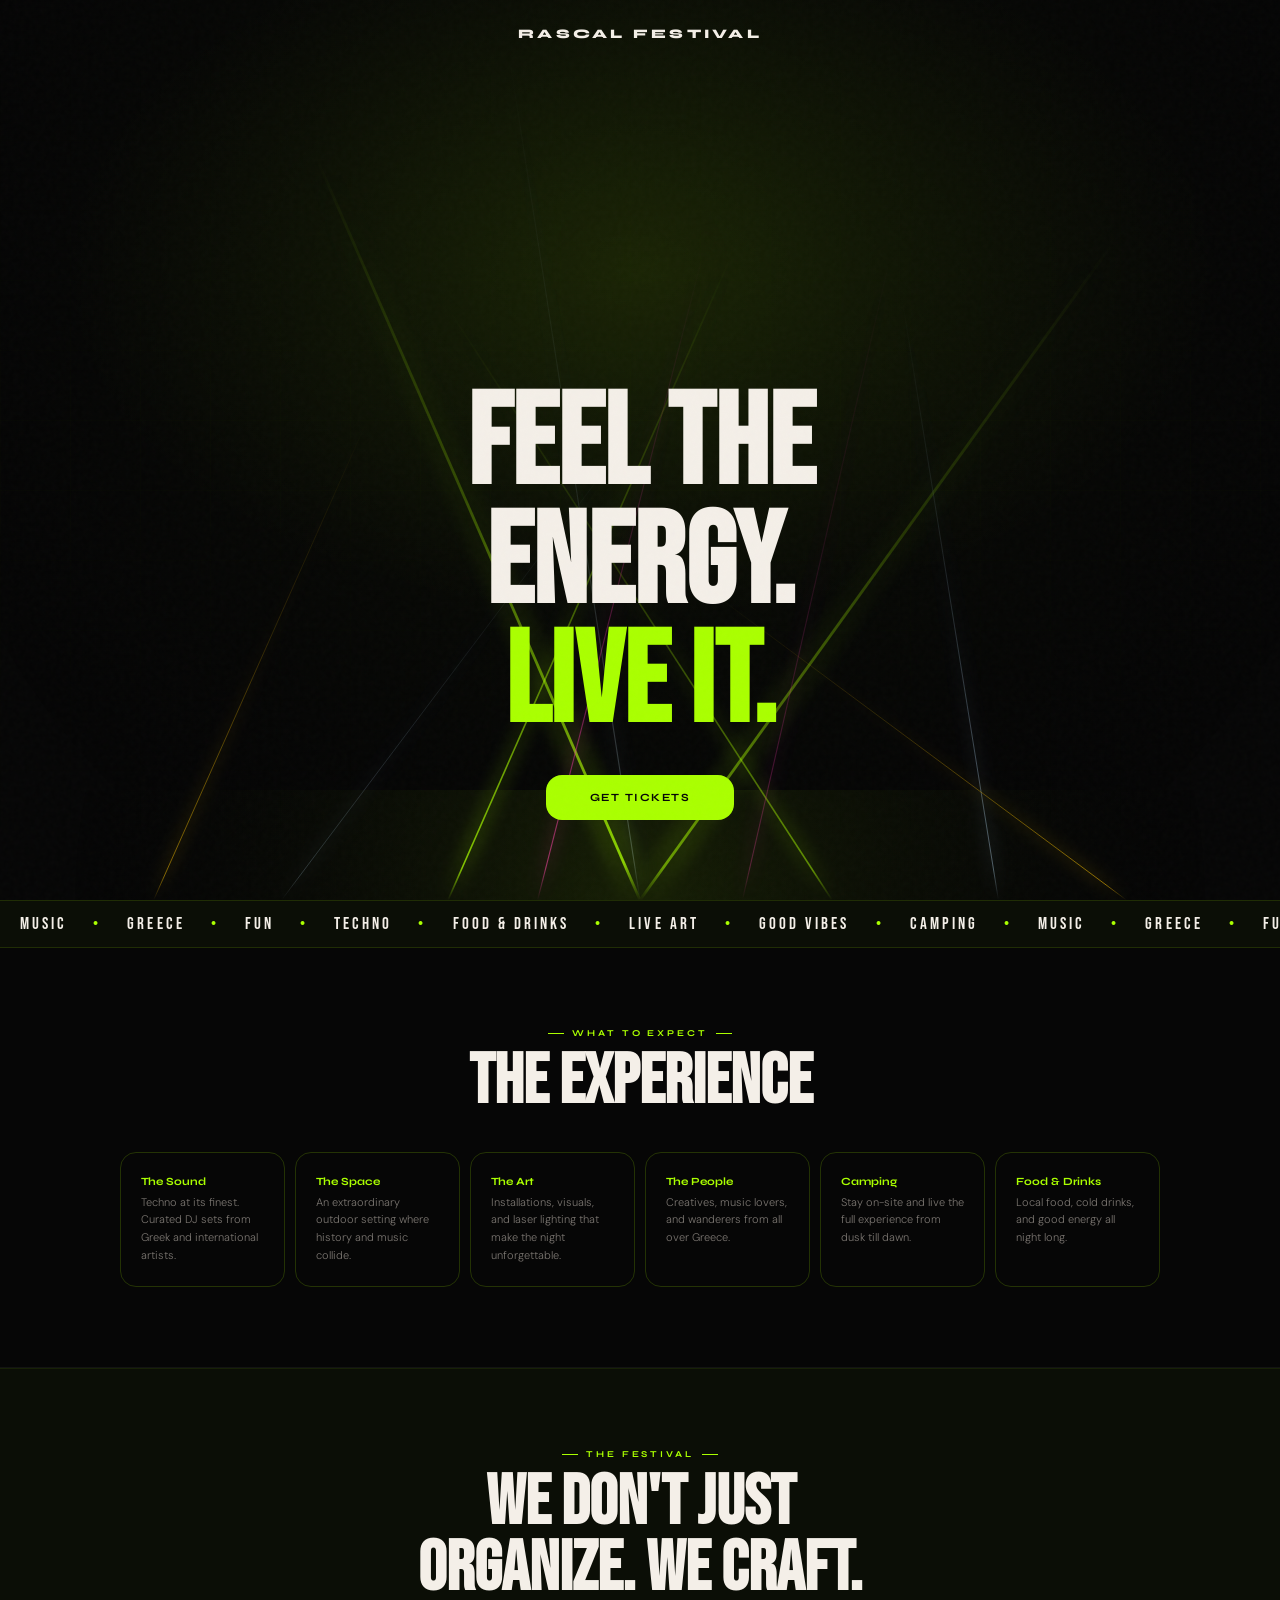
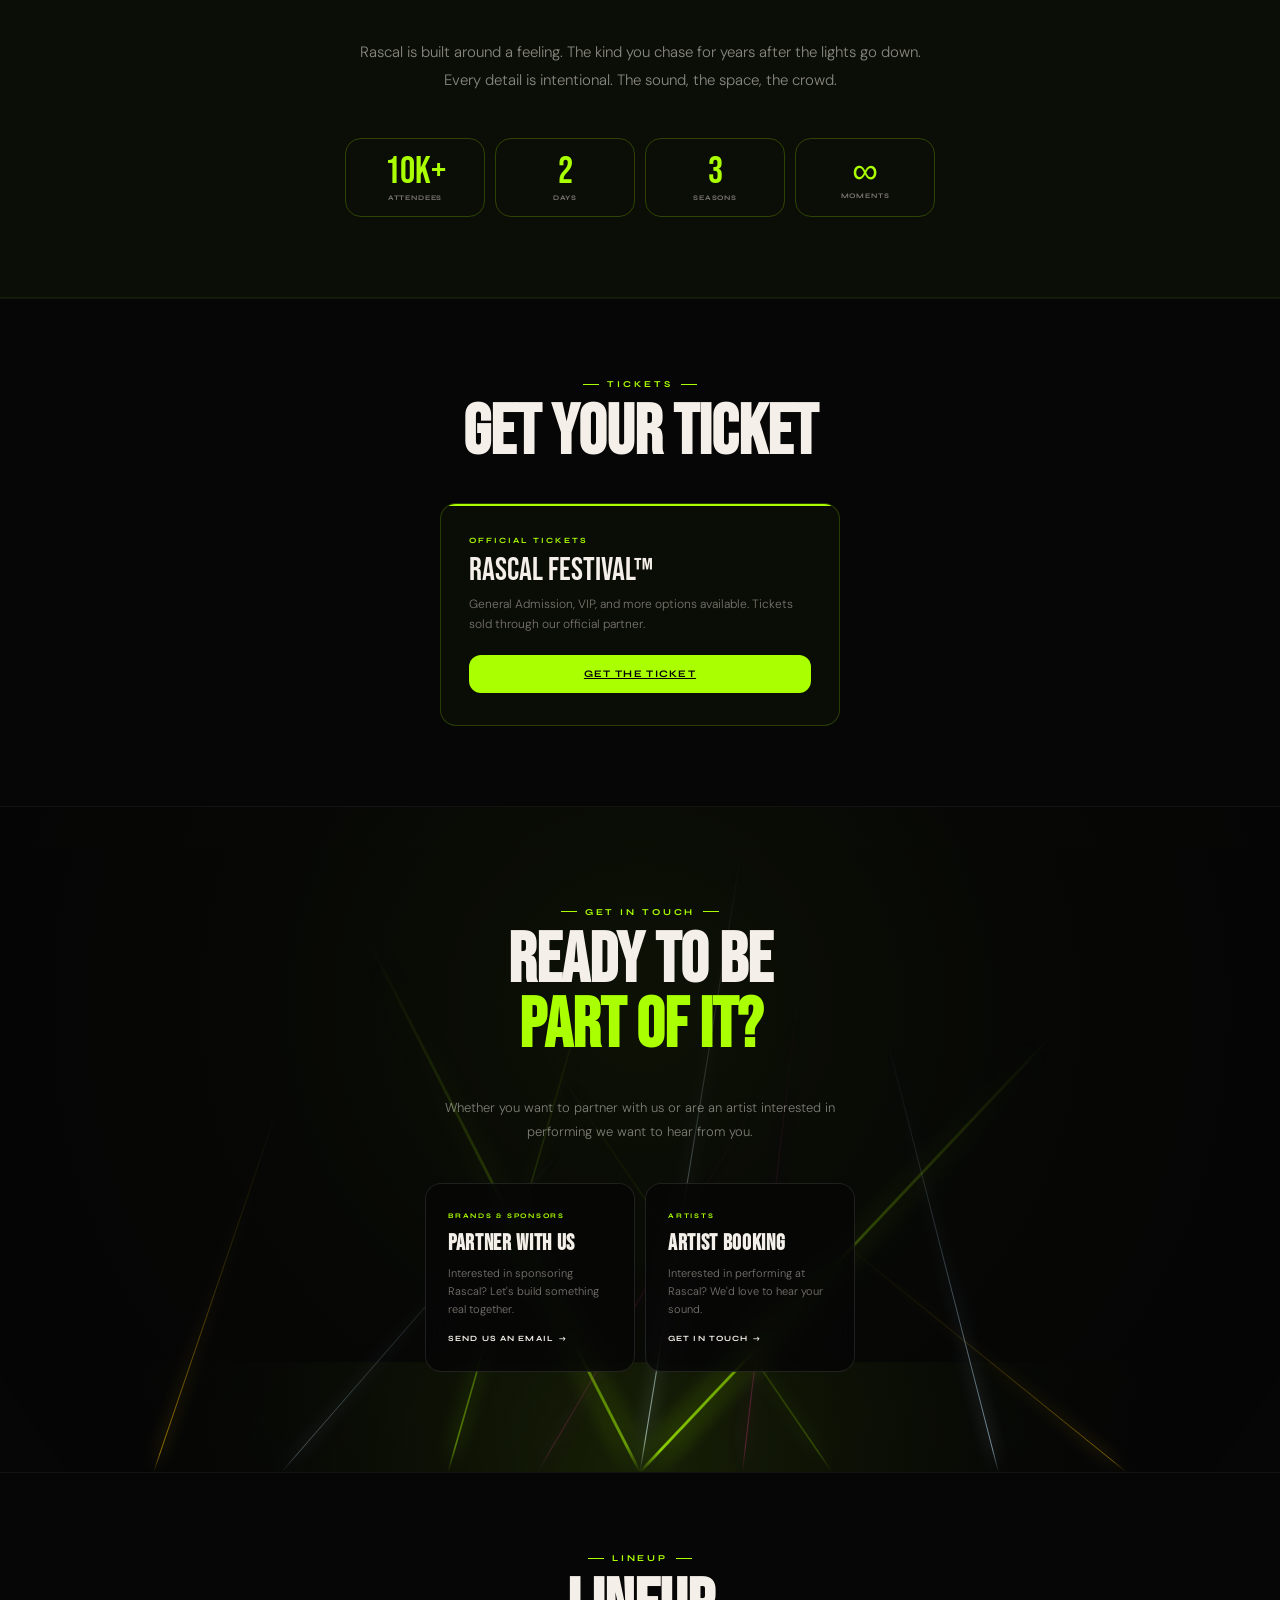
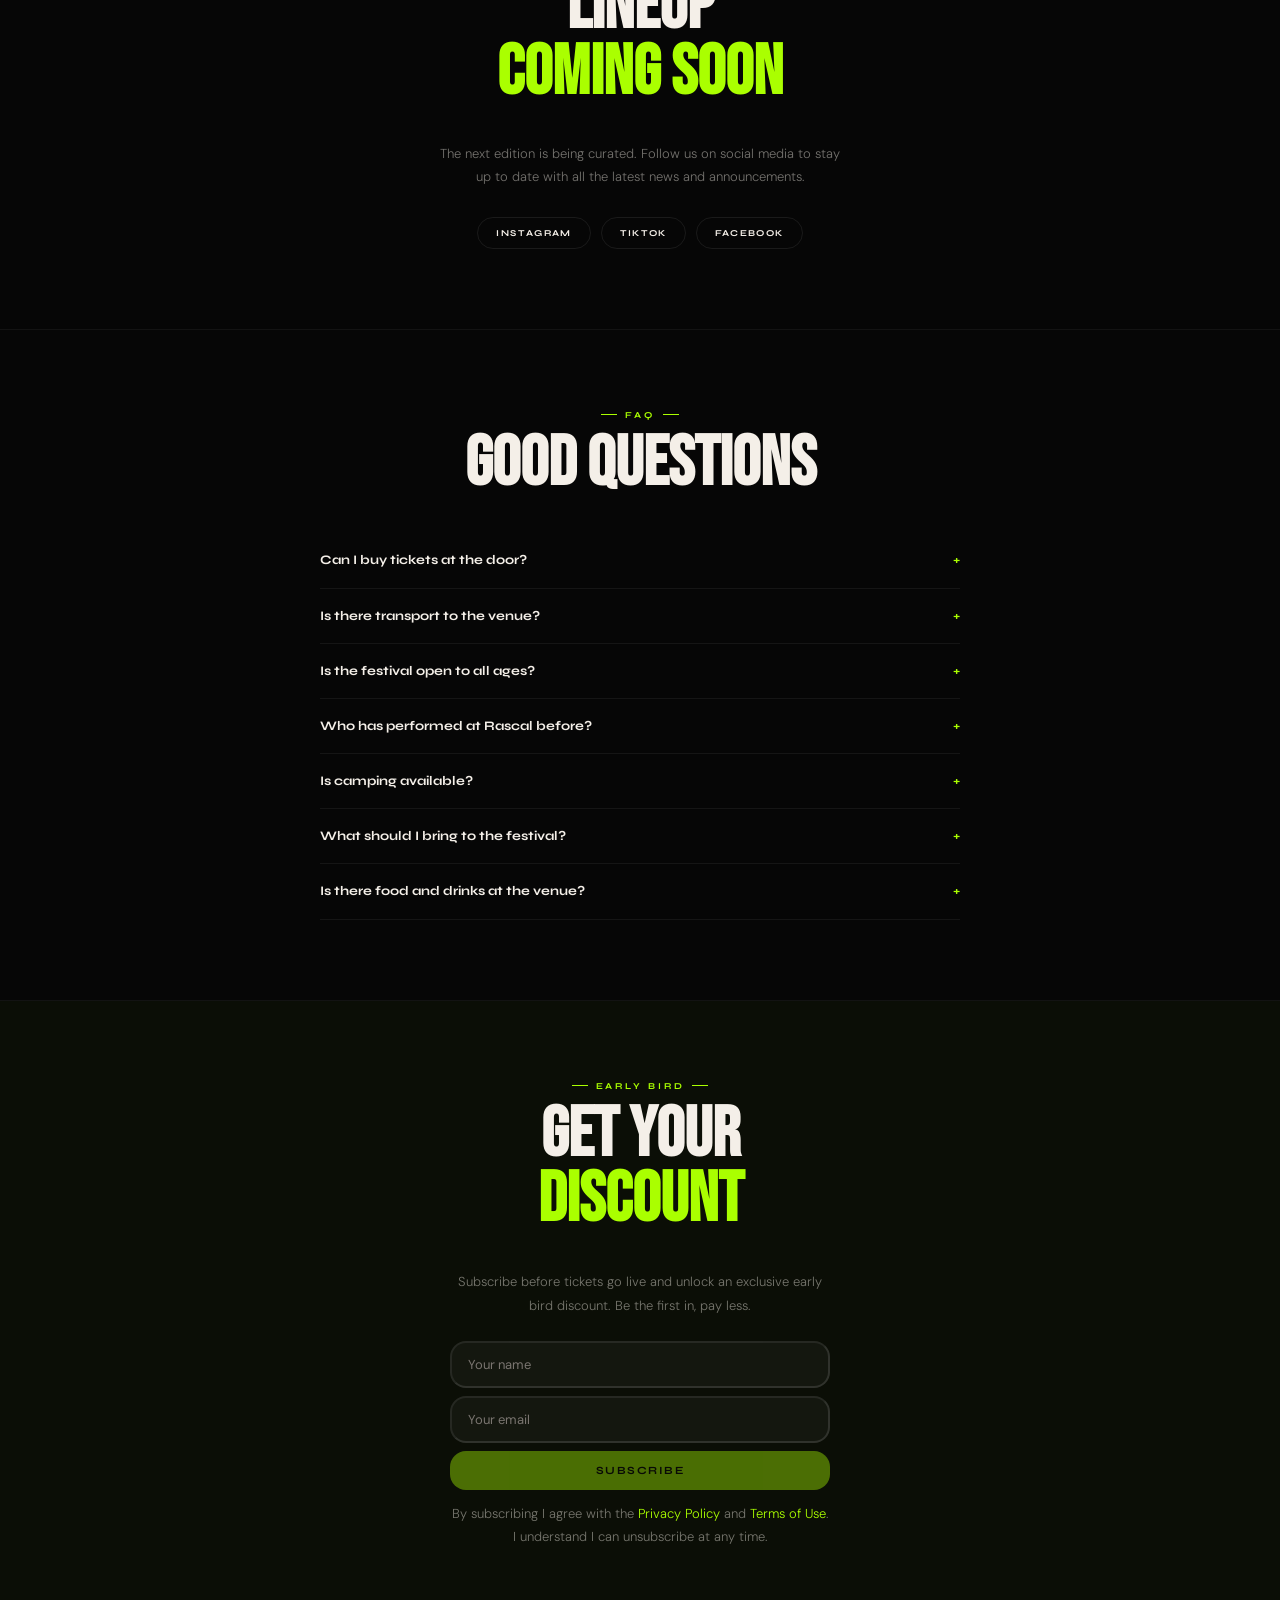
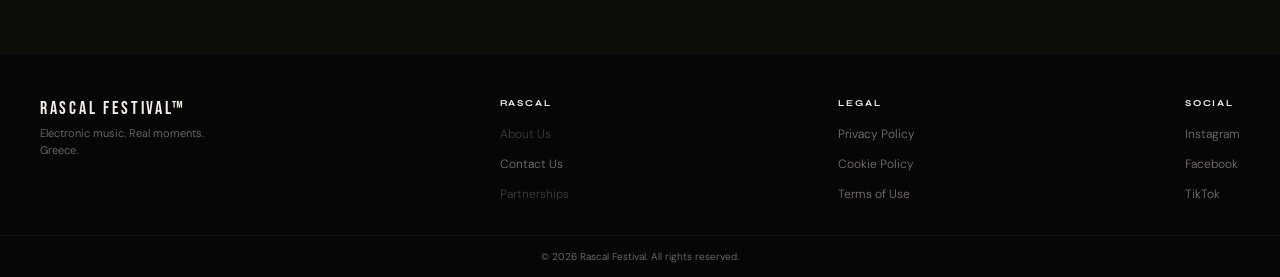
<file: index.html>
<!DOCTYPE html>
<html lang="en">
<head>
  <meta charset="UTF-8">
  <meta name="viewport" content="width=device-width, initial-scale=1.0">
  <meta name="color-scheme" content="dark">
  <title>Rascal Festival</title>
  <link rel="preconnect" href="https://fonts.googleapis.com">
  <link rel="preconnect" href="https://fonts.gstatic.com" crossorigin>
  <link href="https://fonts.googleapis.com/css2?family=Bebas+Neue&family=Syne:wght@400;600;700;800&family=DM+Sans:opsz,wght@9..40,300;9..40,400&display=swap" rel="stylesheet">
  <link rel="stylesheet" href="style.css">
  <link rel="icon" type="image/png" href="assets/favicon.png">
</head>
<body>

  <nav id="nav">
    <a href="/" class="nlogo">RASCAL FESTIVAL</a>
  </nav>

  <section class="hero" id="hero">
    <canvas id="lc1"></canvas>
    <div class="hbg"></div>
    <div class="hgrid"></div>
    <div class="hcontent">
      <h1 class="htitle">
        FEEL THE<br>
        <span class="solid">ENERGY.</span><br>
        <span class="acc">LIVE IT.</span>
      </h1>
      <div class="hctas">
        <button class="btn-g" onclick="smoothTo('tickets')">Get Tickets</button>
      </div>
    </div>
  </section>

  <div class="mqw" aria-hidden="true">
    <div class="mqt">
      <span>Music</span><span class="sep">•</span>
      <span>Greece</span><span class="sep">•</span>
      <span>Fun</span><span class="sep">•</span>
      <span>Techno</span><span class="sep">•</span>
      <span>Food &amp; Drinks</span><span class="sep">•</span>
      <span>Live Art</span><span class="sep">•</span>
      <span>Good Vibes</span><span class="sep">•</span>
      <span>Camping</span><span class="sep">•</span>
      <span>Music</span><span class="sep">•</span>
      <span>Greece</span><span class="sep">•</span>
      <span>Fun</span><span class="sep">•</span>
      <span>Techno</span><span class="sep">•</span>
      <span>Food &amp; Drinks</span><span class="sep">•</span>
      <span>Live Art</span><span class="sep">•</span>
      <span>Good Vibes</span><span class="sep">•</span>
      <span>Camping</span><span class="sep">•</span>
    </div>
  </div>

  <section class="sec" id="experience">
    <div class="sl">What to Expect</div>
    <h2 class="sh">THE EXPERIENCE</h2>
    <div class="expg">
      <div class="ec"><h3>The Sound</h3><p>Techno at its finest. Curated DJ sets from Greek and international artists.</p></div>
      <div class="ec"><h3>The Space</h3><p>An extraordinary outdoor setting where history and music collide.</p></div>
      <div class="ec"><h3>The Art</h3><p>Installations, visuals, and laser lighting that make the night unforgettable.</p></div>
      <div class="ec"><h3>The People</h3><p>Creatives, music lovers, and wanderers from all over Greece.</p></div>
      <div class="ec"><h3>Camping</h3><p>Stay on-site and live the full experience from dusk till dawn.</p></div>
      <div class="ec"><h3>Food &amp; Drinks</h3><p>Local food, cold drinks, and good energy all night long.</p></div>
    </div>
  </section>

  <hr class="divider">

  <section class="sec" id="about" style="background:rgba(170,255,0,.03);border-top:1px solid rgba(170,255,0,.08);border-bottom:1px solid rgba(170,255,0,.08)">
    <div class="sl">The Festival</div>
    <h2 class="sh">WE DON'T JUST<br>ORGANIZE. WE CRAFT.</h2>
    <div class="about-inner">
      <p>Rascal is built around a feeling. The kind you chase for years after the lights go down. Every detail is intentional. The sound, the space, the crowd.</p>
      <div class="stats-row">
        <div class="stat"><span class="n">10K+</span><span class="l">Attendees</span></div>
        <div class="stat"><span class="n">2</span><span class="l">Days</span></div>
        <div class="stat"><span class="n">3</span><span class="l">Seasons</span></div>
        <div class="stat"><span class="n inf">&#x221E;</span><span class="l">Moments</span></div>
      </div>
    </div>
  </section>

  <hr class="divider">

  <section class="sec" id="tickets">
    <div class="sl">Tickets</div>
    <h2 class="sh">GET YOUR TICKET</h2>
    <div class="tcard">
      <span class="tcard-label">Official Tickets</span>
      <div class="tcard-name">RASCAL FESTIVAL&#8482;</div>
      <p class="tcard-desc">General Admission, VIP, and more options available. Tickets sold through our official partner.</p>
      <a href="https://go-out.co/event/rascalfestival2026?ref=2gaga1910i" class="tcard-btn" target="_blank" rel="noopener">Get the Ticket</a>
    </div>
  </section>

  <hr class="divider">

  <section class="contact-sec" id="contact">
    <canvas id="lc2"></canvas>
    <div class="contact-inner">
      <div class="sl">Get In Touch</div>
      <h2 class="sh">READY TO BE<br><span style="color:#AAFF00">PART OF IT?</span></h2>
      <p class="contact-sub">Whether you want to partner with us or are an artist interested in performing we want to hear from you.</p>
      <div class="cgrid">
        <div class="ccard">
          <span class="ctag">Brands &amp; Sponsors</span>
          <h3>Partner With Us</h3>
          <p>Interested in sponsoring Rascal? Let's build something real together.</p>
          <span class="clink">Send us an email</span>
        </div>
        <div class="ccard">
          <span class="ctag">Artists</span>
          <h3>Artist Booking</h3>
          <p>Interested in performing at Rascal? We'd love to hear your sound.</p>
          <span class="clink">Get in touch</span>
        </div>
      </div>
    </div>
  </section>

  <hr class="divider">

  <section class="sec" id="lineup">
    <div class="sl">Lineup</div>
    <h2 class="sh">LINEUP<br><span style="color:#AAFF00">COMING SOON</span></h2>
    <p class="lineup-sub">The next edition is being curated. Follow us on social media to stay up to date with all the latest news and announcements.</p>
    <div class="soc-links">
      <a href="https://www.instagram.com/rascal_festival?igsh=MXRrb3lpeHRrN3E2Mw==" class="soc-link" target="_blank" rel="noopener">Instagram</a>
      <a href="https://www.tiktok.com/@rascalfestival" class="soc-link" target="_blank" rel="noopener">TikTok</a>
      <a href="https://www.facebook.com/share/185LmyjjY6/" class="soc-link" target="_blank" rel="noopener">Facebook</a>
    </div>
  </section>

  <hr class="divider">

  <section class="sec" id="faq">
    <div class="sl">FAQ</div>
    <h2 class="sh">GOOD QUESTIONS</h2>
    <div class="faq-inner">
      <div class="faq-item">
        <button class="faq-q"><span>Can I buy tickets at the door?</span><span class="faq-icon">+</span></button>
        <div class="faq-a">Yes. General Admission tickets are available at the door for that day only. VIP tickets and discounted prices are available exclusively through our official ticketing partner online. We recommend buying in advance to secure your spot and get the best price.</div>
      </div>
      <div class="faq-item">
        <button class="faq-q"><span>Is there transport to the venue?</span><span class="faq-icon">+</span></button>
        <div class="faq-a">The festival takes place in or right next to the city of Arta, making it easy to reach on foot. Public buses also serve the area. No car needed, just show up.</div>
      </div>
      <div class="faq-item">
        <button class="faq-q"><span>Is the festival open to all ages?</span><span class="faq-icon">+</span></button>
        <div class="faq-a">Yes. Rascal Festival welcomes everyone. However, the sale and consumption of alcohol on-site is strictly prohibited for attendees under 18 years old, in accordance with Greek law. Valid ID may be required at point of sale.</div>
      </div>
      <div class="faq-item">
        <button class="faq-q"><span>Who has performed at Rascal before?</span><span class="faq-icon">+</span></button>
        <div class="faq-a">Rascal has hosted some incredible artists across its three seasons. Stay tuned, the full history is coming soon.</div>
      </div>
      <div class="faq-item">
        <button class="faq-q"><span>Is camping available?</span><span class="faq-icon">+</span></button>
        <div class="faq-a">Yes. Camping is available on-site. If you don't have your own gear, camping equipment is available to rent directly at the venue. Rentals cannot be booked online so just head to the camping area when you arrive.</div>
      </div>
      <div class="faq-item">
        <button class="faq-q"><span>What should I bring to the festival?</span><span class="faq-icon">+</span></button>
        <div class="faq-a">Your ticket, your friends, and good vibes. We handle the rest. If you look young, bring a valid ID as it may be required for alcohol purchases. Everything else you need is on-site.</div>
      </div>
      <div class="faq-item">
        <button class="faq-q"><span>Is there food and drinks at the venue?</span><span class="faq-icon">+</span></button>
        <div class="faq-a">Yes. The venue has a full selection of food, soft drinks, and beer available throughout both days. You won't go hungry or thirsty, we promise.</div>
      </div>
    </div>
  </section>

  <hr class="divider">

  <section class="sec" id="newsletter" style="background:rgba(170,255,0,.03)">
    <div class="sl">Early Bird</div>
    <h2 class="sh">GET YOUR<br><span style="color:#AAFF00">DISCOUNT</span></h2>
    <div class="nl-inner">
      <p>Subscribe before tickets go live and unlock an exclusive early bird discount. Be the first in, pay less.</p>
      <div id="mlb2-38785087" class="ml-form-embedContainer ml-subscribe-form ml-subscribe-form-38785087">
        <div class="ml-form-align-center">
          <div class="ml-form-embedWrapper embedForm">
            <div class="ml-form-embedBody ml-form-embedBodyDefault row-form">
              <div class="ml-form-embedContent" style="display:none"></div>
              <form class="ml-block-form" id="ml-form" action="https://assets.mailerlite.com/jsonp/2209978/forms/182542098773312715/subscribe" data-code="" method="post">
                <div class="ml-form-formContent">
                  <div class="ml-form-fieldRow">
                    <div class="ml-field-group ml-field-name">
                      <input aria-label="name" type="text" class="form-control" name="fields[name]" placeholder="Your name" autocomplete="name">
                    </div>
                  </div>
                  <div class="ml-form-fieldRow ml-last-item">
                    <div class="ml-field-group ml-field-email ml-validate-email ml-validate-required">
                      <input aria-label="email" aria-required="true" type="email" class="form-control" name="fields[email]" placeholder="Your email" autocomplete="email">
                    </div>
                  </div>
                </div>
                <input type="hidden" name="ml-submit" value="1">
                <div class="ml-form-embedSubmit">
                  <button type="submit" class="primary" id="ml-submit-btn" disabled style="opacity:.4;cursor:not-allowed">Subscribe</button>
                  <button disabled="disabled" style="display:none" type="button" class="loading">
                    <div class="ml-form-embedSubmitLoad"></div>
                    <span class="sr-only">Loading...</span>
                  </button>
                </div>
                <input type="hidden" name="anticsrf" value="true">
              </form>
            </div>
            <div class="ml-form-successBody row-success" style="display:none">
              <div class="ml-form-successContent">
                <h4>You're in!</h4>
                <p>We'll let you know when the lineup drops.</p>
              </div>
            </div>
          </div>
        </div>
      </div>
      <p class="nl-note">By subscribing I agree with the <a href="privacy.html">Privacy Policy</a> and <a href="terms.html">Terms of Use</a>. I understand I can unsubscribe at any time.</p>
    </div>
  </section>

  <footer>
    <div class="foot-top">
      <div>
        <span class="foot-logo">RASCAL FESTIVAL&#8482;</span>
        <p class="foot-tag">Electronic music. Real moments. Greece.</p>
      </div>
      <div class="fcol">
        <h4>Rascal</h4>
        <ul>
          <li><span class="fdead">About Us</span></li>
          <li><a href="/cdn-cgi/l/email-protection#71181f171e3103100212101d171402051807101d5f1603">Contact Us</a></li>
          <li><span class="fdead">Partnerships</span></li>
        </ul>
      </div>
      <div class="fcol">
        <h4>Legal</h4>
        <ul>
          <li><a href="privacy.html">Privacy Policy</a></li>
          <li><a href="cookies.html">Cookie Policy</a></li>
          <li><a href="terms.html">Terms of Use</a></li>
        </ul>
      </div>
      <div class="fcol">
        <h4>Social</h4>
        <ul>
          <li><a href="https://www.instagram.com/rascal_festival?igsh=MXRrb3lpeHRrN3E2Mw==" target="_blank" rel="noopener">Instagram</a></li>
          <li><a href="https://www.facebook.com/share/185LmyjjY6/" target="_blank" rel="noopener">Facebook</a></li>
          <li><a href="https://www.tiktok.com/@rascalfestival" target="_blank" rel="noopener">TikTok</a></li>
        </ul>
      </div>
    </div>
    <div class="foot-bot">
      <p>&#169; 2026 Rascal Festival. All rights reserved.</p>
    </div>
  </footer>

  <script>
  document.addEventListener('DOMContentLoaded', function() {
    var btn   = document.getElementById('ml-submit-btn');
    var name  = document.querySelector('input[name="fields[name]"]');
    var email = document.querySelector('input[name="fields[email]"]');
    var form  = document.getElementById('ml-form');
    var rowForm    = document.querySelector('.ml-form-embedBodyDefault.row-form');
    var rowSuccess = document.querySelector('.ml-form-successBody.row-success');

    if (!btn || !name || !email || !form) return;

    /* enable/disable button based on input */
    function check() {
      var nameOk  = name.value.trim().length > 0;
      var emailOk = /^[^\s@]+@[^\s@]+\.[^\s@]+$/.test(email.value.trim());
      btn.disabled = !(nameOk && emailOk);
      btn.style.opacity = (nameOk && emailOk) ? '1' : '0.4';
      btn.style.cursor  = (nameOk && emailOk) ? 'pointer' : 'not-allowed';
    }
    name.addEventListener('input', check);
    email.addEventListener('input', check);

    /* submit via fetch — no new tab, no page navigation */
    form.addEventListener('submit', function(e) {
      e.preventDefault();
      e.stopPropagation();
      var data = new FormData(form);
      fetch(form.action, { method: 'POST', body: data })
        .then(function(r) { return r.json(); })
        .then(function(json) {
          if (json.success) {
            if (rowForm)    rowForm.style.display    = 'none';
            if (rowSuccess) rowSuccess.style.display = 'block';
          }
        })
        .catch(function() {
          /* fallback — show success anyway since success:true was confirmed */
          if (rowForm)    rowForm.style.display    = 'none';
          if (rowSuccess) rowSuccess.style.display = 'block';
        });
      return false;
    });
  });
  </script>
  <script src="main.js"></script>
  <script>
    function ml_webform_success_38785087() {
      var $ = ml_jQuery || jQuery;
      $('.ml-subscribe-form-38785087 .row-success').show();
      $('.ml-subscribe-form-38785087 .row-form').hide();
    }
  </script>
  <script src="https://groot.mailerlite.com/js/w/webforms.min.js?v95037e5bac78f29ed026832ca21a7c7b"
</file>
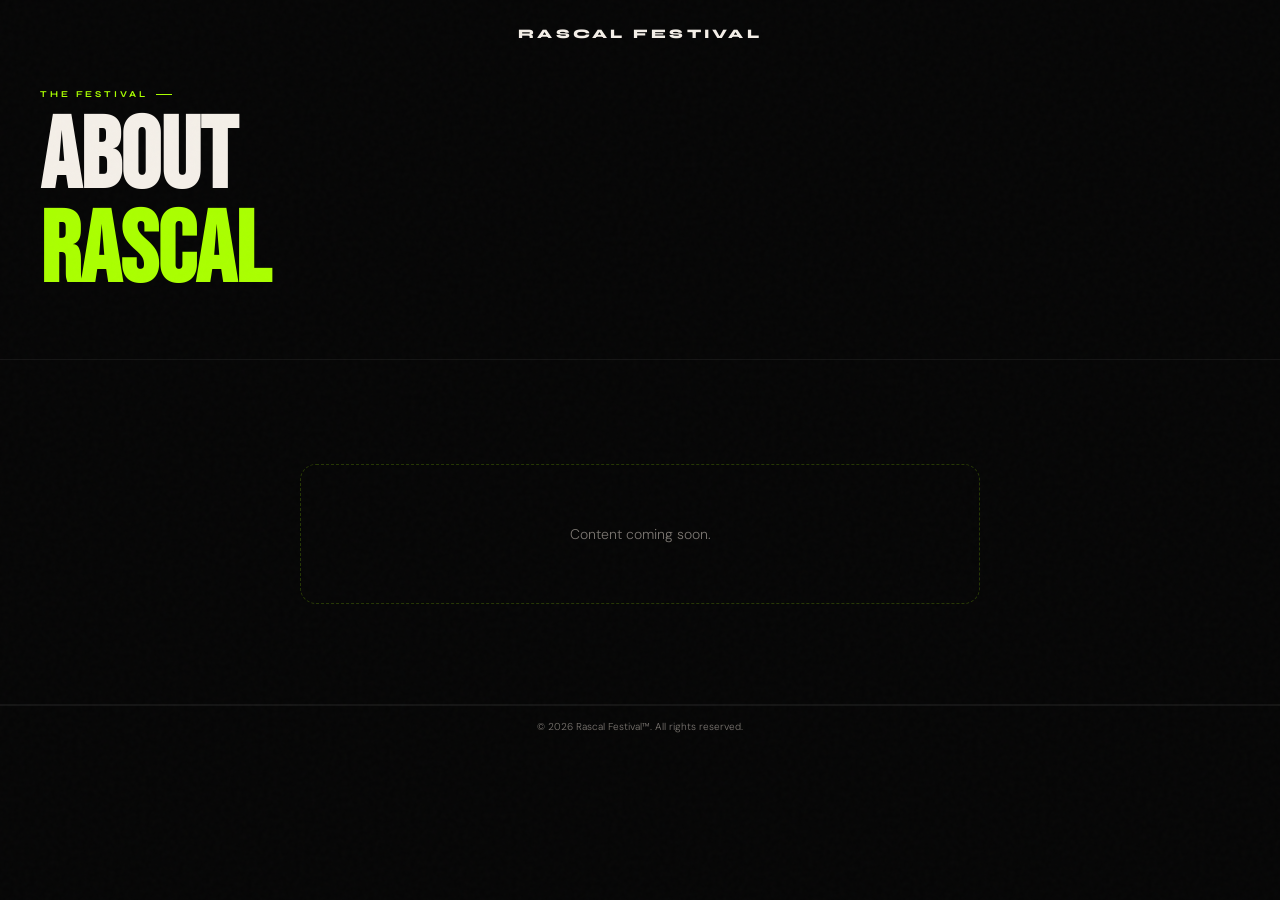
<file: about.html>
<!DOCTYPE html>
<html lang="en">
<head>
  <meta charset="UTF-8">
  <meta name="viewport" content="width=device-width, initial-scale=1.0">
  <title>About Us — Rascal Festival</title>
  <link rel="preconnect" href="https://fonts.googleapis.com">
  <link rel="preconnect" href="https://fonts.gstatic.com" crossorigin>
  <link href="https://fonts.googleapis.com/css2?family=Bebas+Neue&family=Syne:wght@400;600;700;800&family=DM+Sans:opsz,wght@9..40,300;9..40,400&display=swap" rel="stylesheet">
  <link rel="stylesheet" href="style.css">
  <style>
    .page-hero{min-height:40vh;display:flex;flex-direction:column;justify-content:flex-end;padding:80px 40px 60px;border-bottom:1px solid rgba(255,255,255,.06)}
    .page-hero .sl{justify-content:flex-start}
    .page-hero .sl::before{display:none}
    .page-content{max-width:760px;margin:0 auto;padding:64px 40px 100px}
    .placeholder{border:1px dashed rgba(170,255,0,.2);border-radius:16px;padding:60px 40px;text-align:center;margin-top:40px}
    .placeholder p{color:var(--grey);font-size:14px;font-weight:300}
    @media(max-width:600px){.page-hero,.page-content{padding-left:20px;padding-right:20px}}
  </style>
</head>
<body>
  <nav id="nav"><a href="/" class="nlogo">Rascal Festival</a></nav>

  <div class="page-hero">
    <div class="sl">The Festival</div>
    <h1 class="sh" style="font-size:clamp(52px,8vw,100px);margin-bottom:0">ABOUT<br><span style="color:var(--green)">RASCAL</span></h1>
  </div>

  <div class="page-content">
    <!-- Content coming soon -->
    <div class="placeholder">
      <p>Content coming soon.</p>
    </div>
  </div>

  <footer>
    <div class="foot-bot" style="border-top:1px solid rgba(255,255,255,.06)">
      <p>&#169; 2026 Rascal Festival&#8482;. All rights reserved.</p>
    </div>
  </footer>

  <script src="main.js"></script>
</body>
</html>
</file>
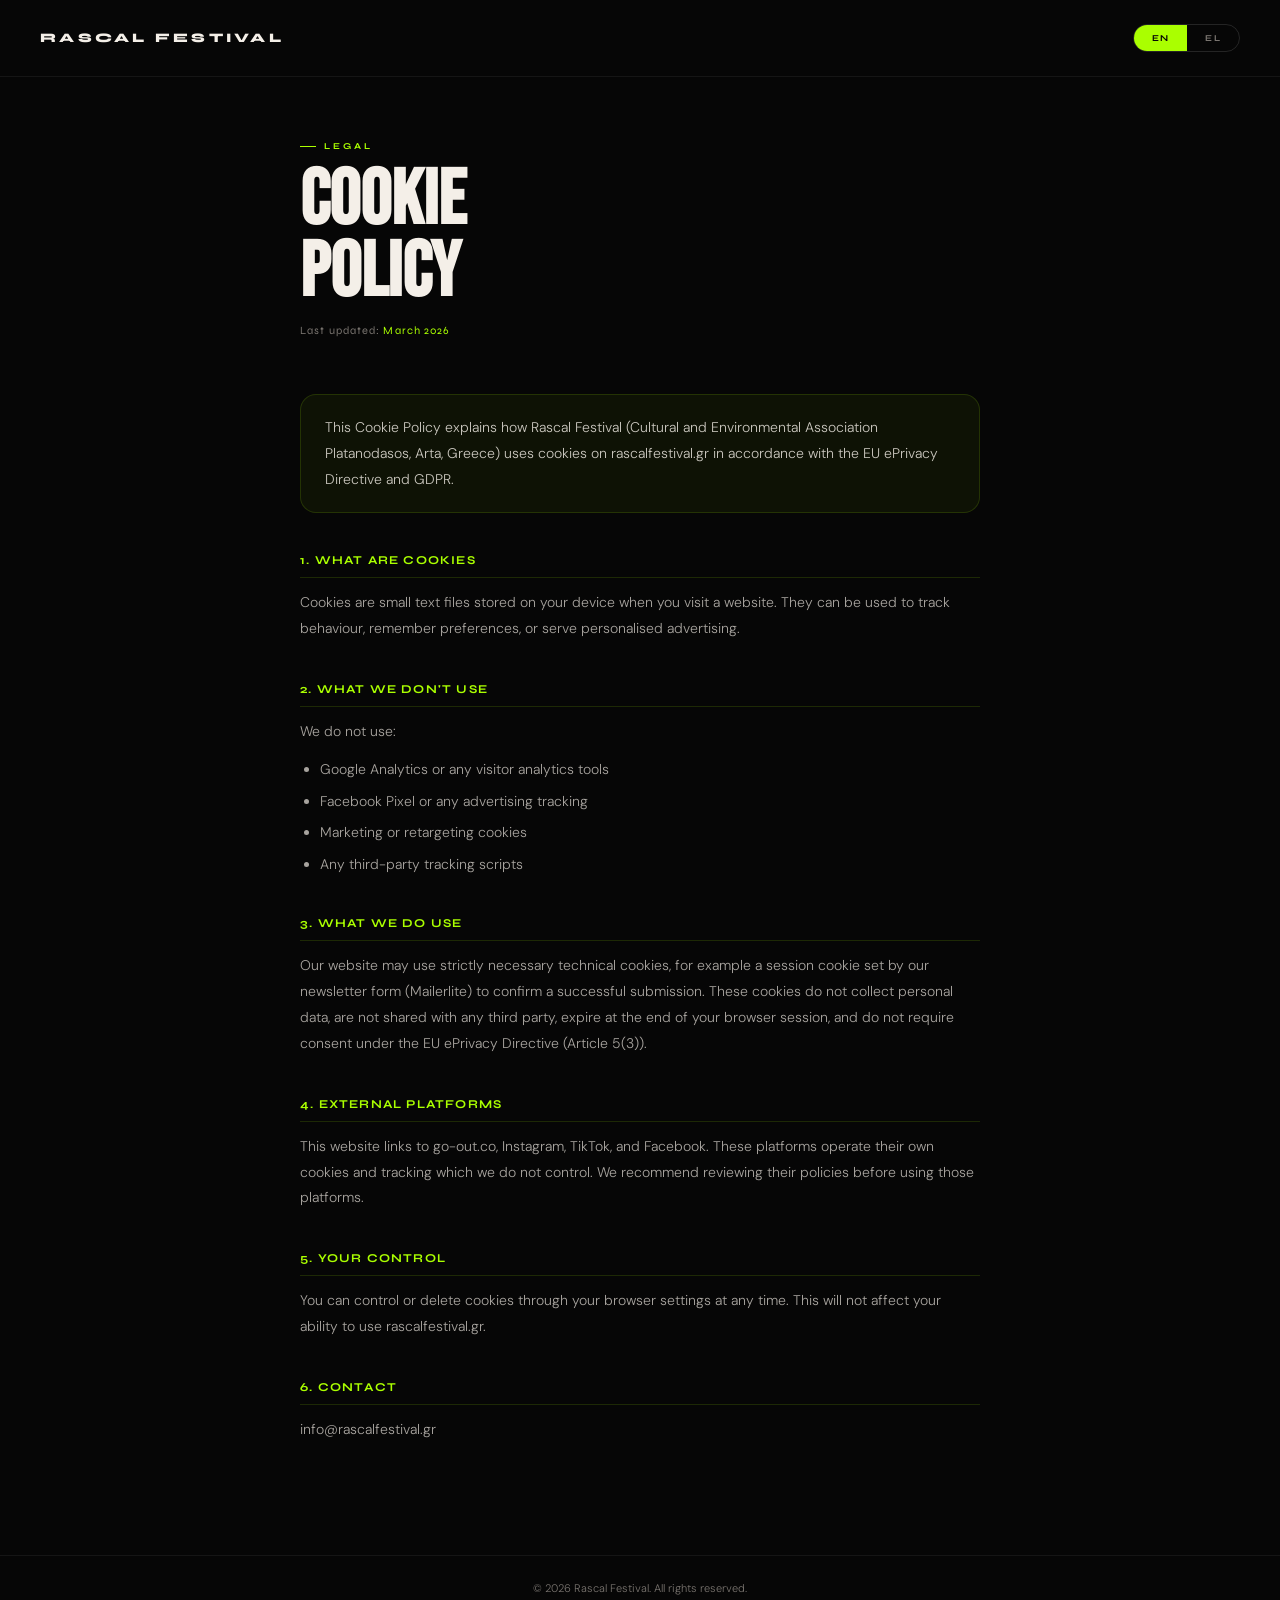
<file: cookies.html>
<!DOCTYPE html>
<html lang="en">
<head>
<meta charset="UTF-8">
<meta name="viewport" content="width=device-width, initial-scale=1.0">
<meta name="color-scheme" content="dark">
<meta name="supported-color-schemes" content="dark">
<title>Cookie Policy — Rascal Festival</title>
<link rel="preconnect" href="https://fonts.googleapis.com">
<link rel="preconnect" href="https://fonts.gstatic.com" crossorigin>
<link href="https://fonts.googleapis.com/css2?family=Bebas+Neue&family=Syne:wght@400;700;800&family=DM+Sans:opsz,wght@9..40,300;9..40,400&display=swap" rel="stylesheet">
<link rel="icon" type="image/png" href="assets/favicon.png">
<style>
*,*::before,*::after{box-sizing:border-box;margin:0;padding:0}
body{background:#060606!important;color:#F4EFE8!important;font-family:'DM Sans',sans-serif;min-height:100vh}
nav{display:flex;justify-content:space-between;align-items:center;padding:24px 40px;border-bottom:1px solid rgba(255,255,255,.06);flex-wrap:wrap;gap:12px;background:#060606}
.nlogo{font-family:'Syne',sans-serif;font-weight:800;font-size:13px;letter-spacing:.25em;text-transform:uppercase;color:#F4EFE8;text-decoration:none}
.lt{display:flex;border:1px solid rgba(255,255,255,.12);border-radius:16px;overflow:hidden}
.lb{font-family:'Syne',sans-serif;font-size:9px;font-weight:700;letter-spacing:.15em;text-transform:uppercase;padding:8px 18px;background:transparent;color:#7A7570;border:none;cursor:pointer;transition:all .2s}
.lb.on{background:#AAFF00;color:#060606}
.wrap{max-width:760px;margin:0 auto;padding:64px 40px 100px}
.lbl{font-family:'Syne',sans-serif;font-size:9px;font-weight:700;letter-spacing:.32em;text-transform:uppercase;color:#AAFF00;margin-bottom:14px;display:flex;align-items:center;gap:8px}
.lbl::before{content:'';width:16px;height:1px;background:#AAFF00;display:inline-block}
h1{font-family:'Bebas Neue',sans-serif;font-size:clamp(48px,6vw,80px);line-height:.94;margin-bottom:12px;color:#F4EFE8}
.dt{font-size:11px;font-weight:300;color:#7A7570;margin-bottom:52px;font-family:'Syne',sans-serif;letter-spacing:.1em}
.dt span{color:#AAFF00}
h2{font-family:'Syne',sans-serif;font-size:12px;font-weight:700;letter-spacing:.1em;text-transform:uppercase;color:#AAFF00;margin:40px 0 12px;padding-bottom:10px;border-bottom:1px solid rgba(170,255,0,.14)}
p{font-size:14px;font-weight:300;line-height:1.85;color:rgba(244,239,232,.68);margin-bottom:12px}
ul{margin:0 0 12px 20px;display:flex;flex-direction:column;gap:7px}
li{font-size:14px;font-weight:300;line-height:1.75;color:rgba(244,239,232,.68)}
a{color:#AAFF00;text-decoration:none}
a:hover{text-decoration:underline}
.box{background:rgba(170,255,0,.05);border:1px solid rgba(170,255,0,.14);border-radius:16px;padding:20px 24px;margin:0 0 24px}
.box p{margin:0;color:rgba(244,239,232,.82)}
.sec{display:none}
.sec.on{display:block}
footer{border-top:1px solid rgba(255,255,255,.06);padding:22px 40px;text-align:center;background:#060606}
footer p{font-size:11px;color:#7A7570;font-weight:300}
@media(max-width:600px){nav,footer{padding:18px 20px}.wrap{padding:40px 20px 80px}}
</style>
</head>
<body>
<nav>
  <a href="/" class="nlogo">Rascal Festival</a>
  <div class="lt">
    <button class="lb on" id="ben" onclick="setLang('en')">EN</button>
    <button class="lb" id="bgr" onclick="setLang('gr')">EL</button>
  </div>
</nav>

<div class="sec on" id="sen">
<div class="wrap">
  <div class="lbl">Legal</div>
  <h1>COOKIE<br>POLICY</h1>
  <p class="dt">Last updated: <span>March 2026</span></p>
  <div class="box"><p>This Cookie Policy explains how Rascal Festival (Cultural and Environmental Association Platanodasos, Arta, Greece) uses cookies on rascalfestival.gr in accordance with the EU ePrivacy Directive and GDPR.</p></div>

  <h2>1. What Are Cookies</h2>
  <p>Cookies are small text files stored on your device when you visit a website. They can be used to track behaviour, remember preferences, or serve personalised advertising.</p>

  <h2>2. What We Don't Use</h2>
  <p>We do not use:</p>
  <ul>
    <li>Google Analytics or any visitor analytics tools</li>
    <li>Facebook Pixel or any advertising tracking</li>
    <li>Marketing or retargeting cookies</li>
    <li>Any third-party tracking scripts</li>
  </ul>

  <h2>3. What We Do Use</h2>
  <p>Our website may use strictly necessary technical cookies, for example a session cookie set by our newsletter form (Mailerlite) to confirm a successful submission. These cookies do not collect personal data, are not shared with any third party, expire at the end of your browser session, and do not require consent under the EU ePrivacy Directive (Article 5(3)).</p>

  <h2>4. External Platforms</h2>
  <p>This website links to go-out.co, Instagram, TikTok, and Facebook. These platforms operate their own cookies and tracking which we do not control. We recommend reviewing their policies before using those platforms.</p>

  <h2>5. Your Control</h2>
  <p>You can control or delete cookies through your browser settings at any time. This will not affect your ability to use rascalfestival.gr.</p>

  <h2>6. Contact</h2>
  <p>info@rascalfestival.gr</p>
</div>
</div>

<div class="sec" id="sgr">
<div class="wrap">
  <div class="lbl">Νομικά</div>
  <h1>ΠΟΛΙΤΙΚΗ<br>COOKIES</h1>
  <p class="dt">Τελευταία ενημέρωση: <span>Μάρτιος 2026</span></p>
  <div class="box"><p>Η παρούσα Πολιτική Cookies εξηγεί πώς το Rascal Festival (Πολιτιστικός και Περιβαλλοντικός Σύλλογος Πλατανόδασος, Άρτα, Ελλάδα) χρησιμοποιεί cookies στο rascalfestival.gr σύμφωνα με την Οδηγία ePrivacy και τον ΓΚΠΔ.</p></div>

  <h2>1. Τι Είναι τα Cookies</h2>
  <p>Τα cookies είναι μικρά αρχεία που αποθηκεύονται στη συσκευή σας όταν επισκέπτεστε μια ιστοσελίδα. Μπορούν να χρησιμοποιηθούν για παρακολούθηση συμπεριφοράς, αποθήκευση προτιμήσεων ή προβολή διαφημίσεων.</p>

  <h2>2. Τι Δεν Χρησιμοποιούμε</h2>
  <p>Δεν χρησιμοποιούμε:</p>
  <ul>
    <li>Google Analytics ή οποιοδήποτε εργαλείο ανάλυσης επισκεπτών</li>
    <li>Facebook Pixel ή παρακολούθηση διαφημίσεων</li>
    <li>Cookies μάρκετινγκ ή επαναστόχευσης</li>
    <li>Οποιαδήποτε σενάρια παρακολούθησης τρίτων</li>
  </ul>

  <h2>3. Τι Χρησιμοποιούμε</h2>
  <p>Ενδέχεται να χρησιμοποιούμε αυστηρά απαραίτητα τεχνικά cookies, για παράδειγμα ένα cookie συνεδρίας από τη φόρμα newsletter μας (Mailerlite) για επιβεβαίωση υποβολής. Αυτά δεν συλλέγουν προσωπικά δεδομένα, δεν κοινοποιούνται σε τρίτους, λήγουν με το κλείσιμο του προγράμματος περιήγησης και δεν απαιτούν συγκατάθεση βάσει της Οδηγίας ePrivacy (Άρθρο 5(3)).</p>

  <h2>4. Εξωτερικές Πλατφόρμες</h2>
  <p>Η ιστοσελίδα συνδέεται με go-out.co, Instagram, TikTok και Facebook. Σας συνιστούμε να διαβάσετε τις πολιτικές τους.</p>

  <h2>5. Ο Έλεγχός σας</h2>
  <p>Μπορείτε να ελέγξετε ή να διαγράψετε cookies μέσω των ρυθμίσεων του προγράμματος περιήγησής σας. Αυτό δεν θα επηρεάσει τη χρήση του rascalfestival.gr.</p>

  <h2>6. Επικοινωνία</h2>
  <p>info@rascalfestival.gr</p>
</div>
</div>

<footer><p>&#169; 2026 Rascal Festival. All rights reserved.</p></footer>
<script>
function setLang(l){
  document.getElementById('sen').className='sec'+(l==='en'?' on':'');
  document.getElementById('sgr').className='sec'+(l==='gr'?' on':'');
  document.getElementById('ben').className='lb'+(l==='en'?' on':'');
  document.getElementById('bgr').className='lb'+(l==='gr'?' on':'');
}
</script>
</body>
</html>
</file>
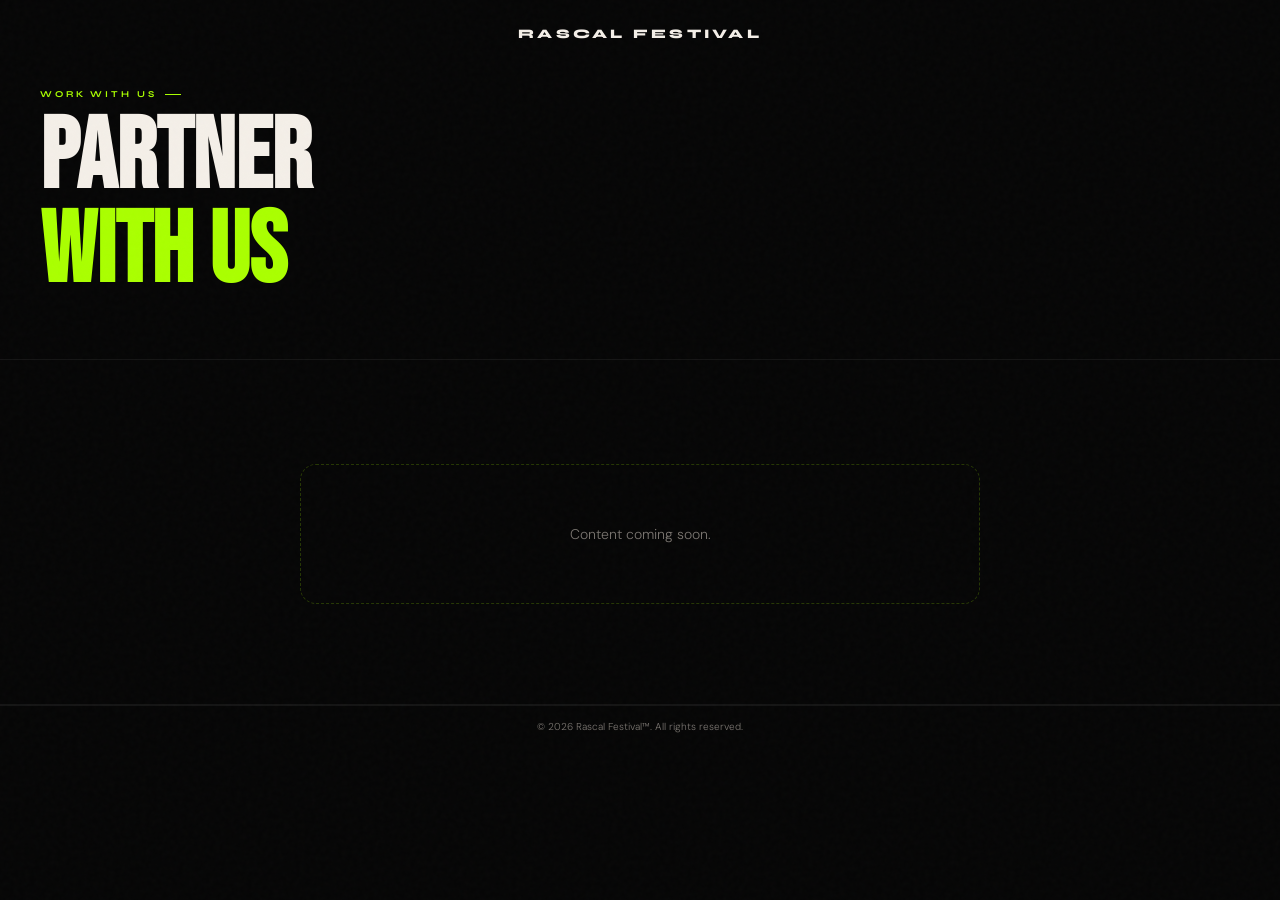
<file: partnership.html>
<!DOCTYPE html>
<html lang="en">
<head>
  <meta charset="UTF-8">
  <meta name="viewport" content="width=device-width, initial-scale=1.0">
  <title>Partnerships — Rascal Festival</title>
  <link rel="preconnect" href="https://fonts.googleapis.com">
  <link rel="preconnect" href="https://fonts.gstatic.com" crossorigin>
  <link href="https://fonts.googleapis.com/css2?family=Bebas+Neue&family=Syne:wght@400;600;700;800&family=DM+Sans:opsz,wght@9..40,300;9..40,400&display=swap" rel="stylesheet">
  <link rel="stylesheet" href="style.css">
  <style>
    .page-hero{min-height:40vh;display:flex;flex-direction:column;justify-content:flex-end;padding:80px 40px 60px;border-bottom:1px solid rgba(255,255,255,.06)}
    .page-hero .sl{justify-content:flex-start}
    .page-hero .sl::before{display:none}
    .page-content{max-width:760px;margin:0 auto;padding:64px 40px 100px}
    .placeholder{border:1px dashed rgba(170,255,0,.2);border-radius:16px;padding:60px 40px;text-align:center;margin-top:40px}
    .placeholder p{color:var(--grey);font-size:14px;font-weight:300}
    @media(max-width:600px){.page-hero,.page-content{padding-left:20px;padding-right:20px}}
  </style>
</head>
<body>
  <nav id="nav"><a href="/" class="nlogo">Rascal Festival</a></nav>

  <div class="page-hero">
    <div class="sl">Work With Us</div>
    <h1 class="sh" style="font-size:clamp(52px,8vw,100px);margin-bottom:0">PARTNER<br><span style="color:var(--green)">WITH US</span></h1>
  </div>

  <div class="page-content">
    <!-- Content coming soon -->
    <div class="placeholder">
      <p>Content coming soon.</p>
    </div>
  </div>

  <footer>
    <div class="foot-bot" style="border-top:1px solid rgba(255,255,255,.06)">
      <p>&#169; 2026 Rascal Festival&#8482;. All rights reserved.</p>
    </div>
  </footer>

  <script src="main.js"></script>
</body>
</html>
</file>
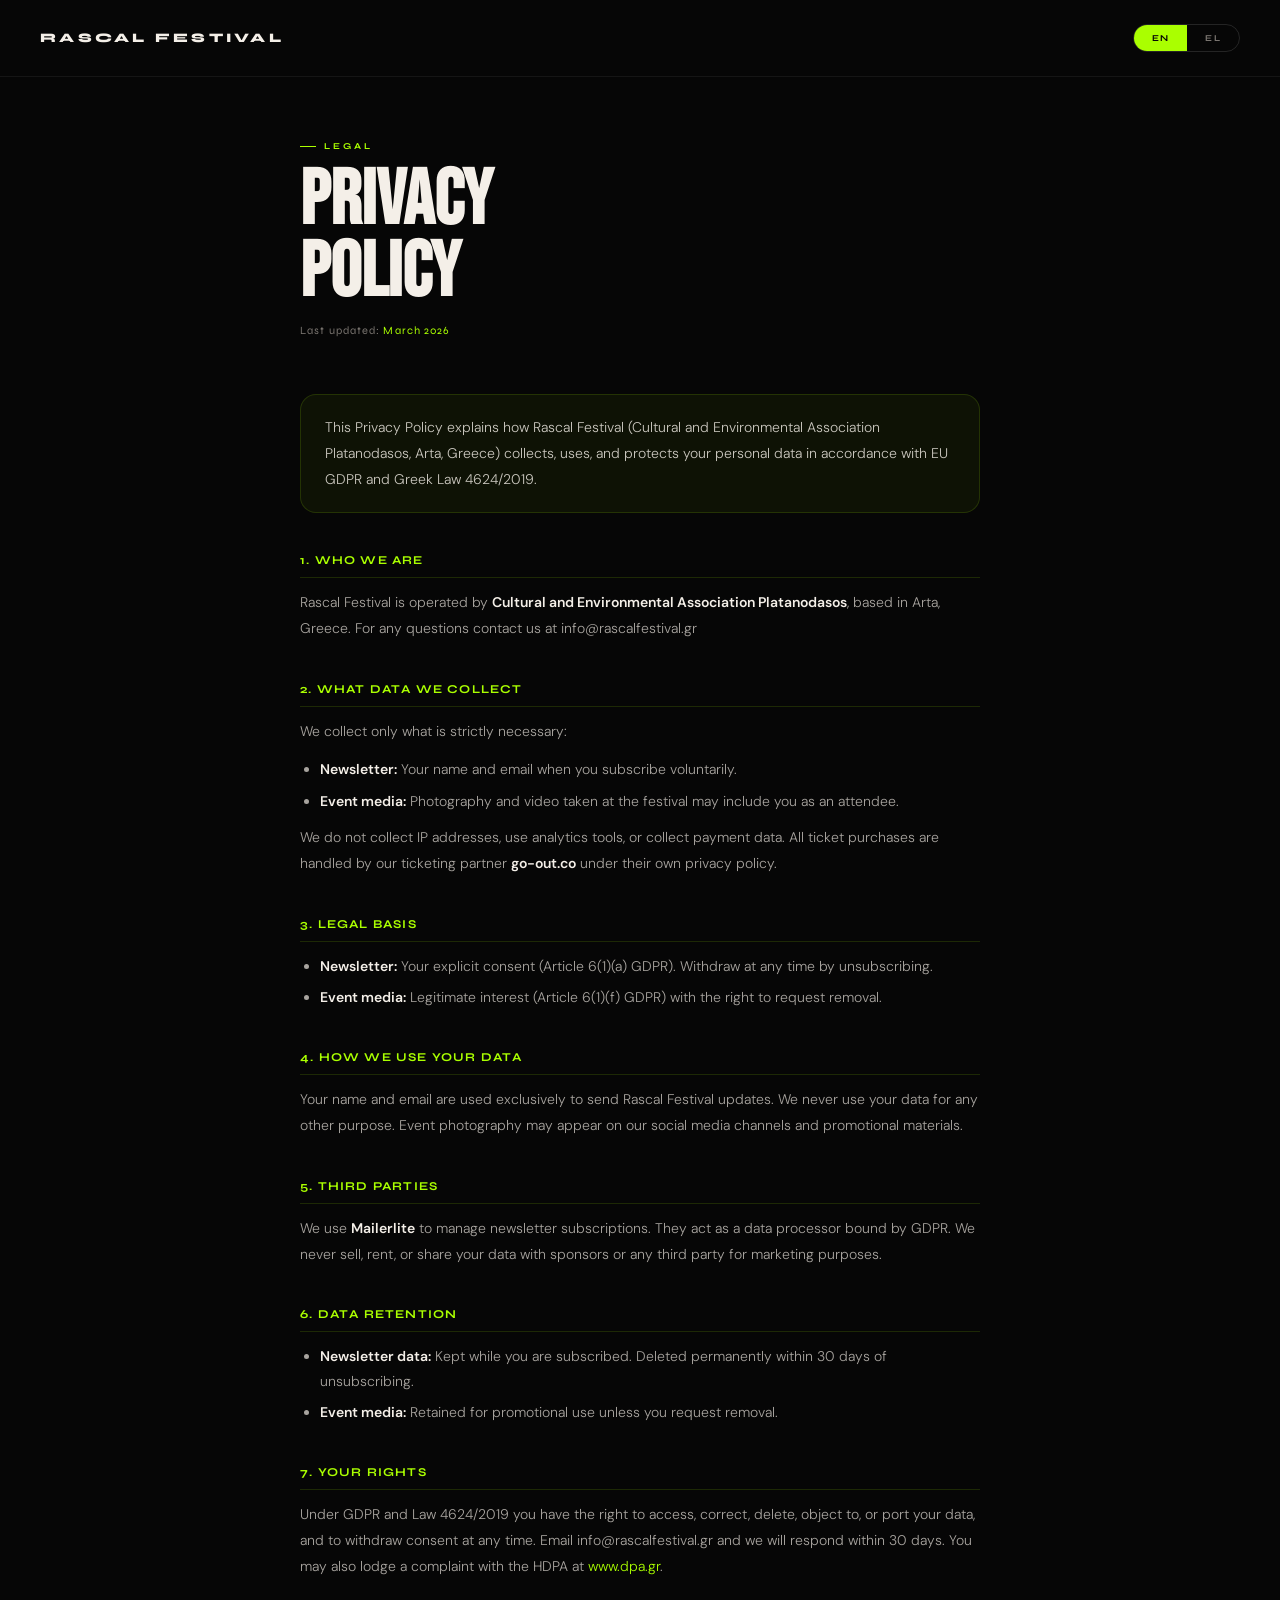
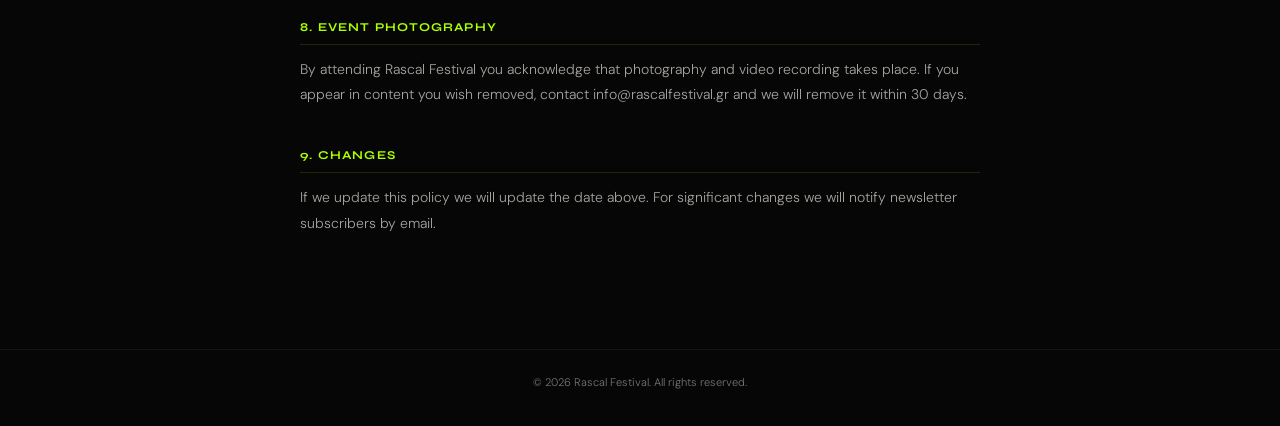
<file: privacy.html>
<!DOCTYPE html>
<html lang="en">
<head>
<meta charset="UTF-8">
<meta name="viewport" content="width=device-width, initial-scale=1.0">
<meta name="color-scheme" content="dark">
<meta name="supported-color-schemes" content="dark">
<title>Privacy Policy — Rascal Festival</title>
<link rel="preconnect" href="https://fonts.googleapis.com">
<link rel="preconnect" href="https://fonts.gstatic.com" crossorigin>
<link href="https://fonts.googleapis.com/css2?family=Bebas+Neue&family=Syne:wght@400;700;800&family=DM+Sans:opsz,wght@9..40,300;9..40,400&display=swap" rel="stylesheet">
<link rel="icon" type="image/png" href="assets/favicon.png">
<style>
*,*::before,*::after{box-sizing:border-box;margin:0;padding:0}
body{background:#060606!important;color:#F4EFE8!important;font-family:'DM Sans',sans-serif;min-height:100vh}
nav{display:flex;justify-content:space-between;align-items:center;padding:24px 40px;border-bottom:1px solid rgba(255,255,255,.06);flex-wrap:wrap;gap:12px;background:#060606}
.nlogo{font-family:'Syne',sans-serif;font-weight:800;font-size:13px;letter-spacing:.25em;text-transform:uppercase;color:#F4EFE8;text-decoration:none}
.lt{display:flex;border:1px solid rgba(255,255,255,.12);border-radius:16px;overflow:hidden}
.lb{font-family:'Syne',sans-serif;font-size:9px;font-weight:700;letter-spacing:.15em;text-transform:uppercase;padding:8px 18px;background:transparent;color:#7A7570;border:none;cursor:pointer;transition:all .2s}
.lb.on{background:#AAFF00;color:#060606}
.wrap{max-width:760px;margin:0 auto;padding:64px 40px 100px}
.lbl{font-family:'Syne',sans-serif;font-size:9px;font-weight:700;letter-spacing:.32em;text-transform:uppercase;color:#AAFF00;margin-bottom:14px;display:flex;align-items:center;gap:8px}
.lbl::before{content:'';width:16px;height:1px;background:#AAFF00;display:inline-block}
h1{font-family:'Bebas Neue',sans-serif;font-size:clamp(48px,6vw,80px);line-height:.94;margin-bottom:12px;color:#F4EFE8}
.dt{font-size:11px;font-weight:300;color:#7A7570;margin-bottom:52px;font-family:'Syne',sans-serif;letter-spacing:.1em}
.dt span{color:#AAFF00}
h2{font-family:'Syne',sans-serif;font-size:12px;font-weight:700;letter-spacing:.1em;text-transform:uppercase;color:#AAFF00;margin:40px 0 12px;padding-bottom:10px;border-bottom:1px solid rgba(170,255,0,.14)}
p{font-size:14px;font-weight:300;line-height:1.85;color:rgba(244,239,232,.68);margin-bottom:12px}
ul{margin:0 0 12px 20px;display:flex;flex-direction:column;gap:7px}
li{font-size:14px;font-weight:300;line-height:1.75;color:rgba(244,239,232,.68)}
a{color:#AAFF00;text-decoration:none}
a:hover{text-decoration:underline}
strong{color:#F4EFE8;font-weight:600}
.box{background:rgba(170,255,0,.05);border:1px solid rgba(170,255,0,.14);border-radius:16px;padding:20px 24px;margin:0 0 24px}
.box p{margin:0;color:rgba(244,239,232,.82)}
.sec{display:none}
.sec.on{display:block}
footer{border-top:1px solid rgba(255,255,255,.06);padding:22px 40px;text-align:center;background:#060606}
footer p{font-size:11px;color:#7A7570;font-weight:300}
@media(max-width:600px){nav,footer{padding:18px 20px}.wrap{padding:40px 20px 80px}}
</style>
</head>
<body>
<nav>
  <a href="/" class="nlogo">Rascal Festival</a>
  <div class="lt">
    <button class="lb on" id="ben" onclick="setLang('en')">EN</button>
    <button class="lb" id="bgr" onclick="setLang('gr')">EL</button>
  </div>
</nav>

<div class="sec on" id="sen">
<div class="wrap">
  <div class="lbl">Legal</div>
  <h1>PRIVACY<br>POLICY</h1>
  <p class="dt">Last updated: <span>March 2026</span></p>
  <div class="box"><p>This Privacy Policy explains how Rascal Festival (Cultural and Environmental Association Platanodasos, Arta, Greece) collects, uses, and protects your personal data in accordance with EU GDPR and Greek Law 4624/2019.</p></div>

  <h2>1. Who We Are</h2>
  <p>Rascal Festival is operated by <strong>Cultural and Environmental Association Platanodasos</strong>, based in Arta, Greece. For any questions contact us at info@rascalfestival.gr</p>

  <h2>2. What Data We Collect</h2>
  <p>We collect only what is strictly necessary:</p>
  <ul>
    <li><strong>Newsletter:</strong> Your name and email when you subscribe voluntarily.</li>
    <li><strong>Event media:</strong> Photography and video taken at the festival may include you as an attendee.</li>
  </ul>
  <p>We do not collect IP addresses, use analytics tools, or collect payment data. All ticket purchases are handled by our ticketing partner <strong>go-out.co</strong> under their own privacy policy.</p>

  <h2>3. Legal Basis</h2>
  <ul>
    <li><strong>Newsletter:</strong> Your explicit consent (Article 6(1)(a) GDPR). Withdraw at any time by unsubscribing.</li>
    <li><strong>Event media:</strong> Legitimate interest (Article 6(1)(f) GDPR) with the right to request removal.</li>
  </ul>

  <h2>4. How We Use Your Data</h2>
  <p>Your name and email are used exclusively to send Rascal Festival updates. We never use your data for any other purpose. Event photography may appear on our social media channels and promotional materials.</p>

  <h2>5. Third Parties</h2>
  <p>We use <strong>Mailerlite</strong> to manage newsletter subscriptions. They act as a data processor bound by GDPR. We never sell, rent, or share your data with sponsors or any third party for marketing purposes.</p>

  <h2>6. Data Retention</h2>
  <ul>
    <li><strong>Newsletter data:</strong> Kept while you are subscribed. Deleted permanently within 30 days of unsubscribing.</li>
    <li><strong>Event media:</strong> Retained for promotional use unless you request removal.</li>
  </ul>

  <h2>7. Your Rights</h2>
  <p>Under GDPR and Law 4624/2019 you have the right to access, correct, delete, object to, or port your data, and to withdraw consent at any time. Email info@rascalfestival.gr and we will respond within 30 days. You may also lodge a complaint with the HDPA at <a href="https://www.dpa.gr" target="_blank" rel="noopener">www.dpa.gr</a>.</p>

  <h2>8. Event Photography</h2>
  <p>By attending Rascal Festival you acknowledge that photography and video recording takes place. If you appear in content you wish removed, contact info@rascalfestival.gr and we will remove it within 30 days.</p>

  <h2>9. Changes</h2>
  <p>If we update this policy we will update the date above. For significant changes we will notify newsletter subscribers by email.</p>
</div>
</div>

<div class="sec" id="sgr">
<div class="wrap">
  <div class="lbl">Νομικά</div>
  <h1>ΠΟΛΙΤΙΚΗ<br>ΑΠΟΡΡΗΤΟΥ</h1>
  <p class="dt">Τελευταία ενημέρωση: <span>Μάρτιος 2026</span></p>
  <div class="box"><p>Η παρούσα Πολιτική Απορρήτου εξηγεί πώς το Rascal Festival (Πολιτιστικός και Περιβαλλοντικός Σύλλογος Πλατανόδασος, Άρτα, Ελλάδα) συλλέγει, χρησιμοποιεί και προστατεύει τα προσωπικά σας δεδομένα σύμφωνα με τον ΓΚΠΔ και τον Νόμο 4624/2019.</p></div>

  <h2>1. Ποιοι Είμαστε</h2>
  <p>Το Rascal Festival διοργανώνεται από τον <strong>Πολιτιστικό και Περιβαλλοντικό Σύλλογο Πλατανόδασος</strong>, με έδρα την Άρτα. Για ερωτήσεις επικοινωνήστε στο info@rascalfestival.gr</p>

  <h2>2. Τι Δεδομένα Συλλέγουμε</h2>
  <p>Συλλέγουμε μόνο τα απολύτως απαραίτητα:</p>
  <ul>
    <li><strong>Newsletter:</strong> Το όνομα και email σας όταν εγγραφείτε εθελοντικά.</li>
    <li><strong>Μέσα εκδήλωσης:</strong> Φωτογραφίες και βίντεο κατά τη διάρκεια του φεστιβάλ ενδέχεται να σας συμπεριλαμβάνουν.</li>
  </ul>
  <p>Δεν συλλέγουμε διευθύνσεις IP, δεν χρησιμοποιούμε εργαλεία ανάλυσης και δεν συλλέγουμε δεδομένα πληρωμής. Όλες οι αγορές εισιτηρίων γίνονται μέσω <strong>go-out.co</strong></p>

  <h2>3. Νομική Βάση</h2>
  <ul>
    <li><strong>Newsletter:</strong> Η ρητή συγκατάθεσή σας (Άρθρο 6(1)(α) ΓΚΠΔ). Μπορείτε να αποσύρετε τη συγκατάθεση οποτεδήποτε.</li>
    <li><strong>Φωτογραφία εκδήλωσης:</strong> Έννομο συμφέρον (Άρθρο 6(1)(στ) ΓΚΠΔ) με δικαίωμα αφαίρεσης.</li>
  </ul>

  <h2>4. Χρήση Δεδομένων</h2>
  <p>Το όνομα και email σας χρησιμοποιούνται αποκλειστικά για αποστολή ενημερώσεων του Rascal Festival. Οι φωτογραφίες ενδέχεται να εμφανιστούν στα κοινωνικά δίκτυα και προωθητικά υλικά.</p>

  <h2>5. Τρίτα Μέρη</h2>
  <p>Χρησιμοποιούμε την <strong>Mailerlite</strong> για τη διαχείριση του newsletter, η οποία δεσμεύεται από τον ΓΚΠΔ. Δεν πωλούμε ή κοινοποιούμε τα δεδομένα σας σε χορηγούς ή τρίτους. Ποτέ.</p>

  <h2>6. Διατήρηση Δεδομένων</h2>
  <ul>
    <li><strong>Newsletter:</strong> Όσο παραμένετε εγγεγραμμένοι. Διαγράφονται εντός 30 ημερών μετά την κατάργηση εγγραφής.</li>
    <li><strong>Μέσα εκδήλωσης:</strong> Διατηρούνται για προωθητική χρήση εκτός αν ζητήσετε αφαίρεση.</li>
  </ul>

  <h2>7. Τα Δικαιώματά σας</h2>
  <p>Βάσει ΓΚΠΔ και Νόμου 4624/2019 έχετε δικαίωμα πρόσβασης, διόρθωσης, διαγραφής, εναντίωσης και φορητότητας δεδομένων. Στείλτε email στο info@rascalfestival.gr και θα απαντήσουμε εντός 30 ημερών. Μπορείτε επίσης να υποβάλετε καταγγελία στην ΑΠΔΠΧ στη διεύθυνση <a href="https://www.dpa.gr" target="_blank" rel="noopener">www.dpa.gr</a>.</p>

  <h2>8. Φωτογραφία Εκδήλωσης</h2>
  <p>Με τη συμμετοχή σας στο Rascal Festival αναγνωρίζετε ότι πραγματοποιείται φωτογράφιση και βιντεοσκόπηση. Εάν επιθυμείτε αφαίρεση περιεχομένου, επικοινωνήστε στο info@rascalfestival.gr και θα το αφαιρέσουμε εντός 30 ημερών.</p>

  <h2>9. Αλλαγές</h2>
  <p>Εάν ενημερώσουμε την παρούσα πολιτική, θα ενημερώσουμε την ημερομηνία παραπάνω. Για σημαντικές αλλαγές θα ειδοποιήσουμε τους συνδρομητές του newsletter.</p>
</div>
</div>

<footer><p>&#169; 2026 Rascal Festival. All rights reserved.</p></footer>
<script>
function setLang(l){
  document.getElementById('sen').className='sec'+(l==='en'?' on':'');
  document.getElementById('sgr').className='sec'+(l==='gr'?' on':'');
  document.getElementById('ben').className='lb'+(l==='en'?' on':'');
  document.getElementById('bgr').className='lb'+(l==='gr'?' on':'');
}
</script>
</body>
</html>
</file>
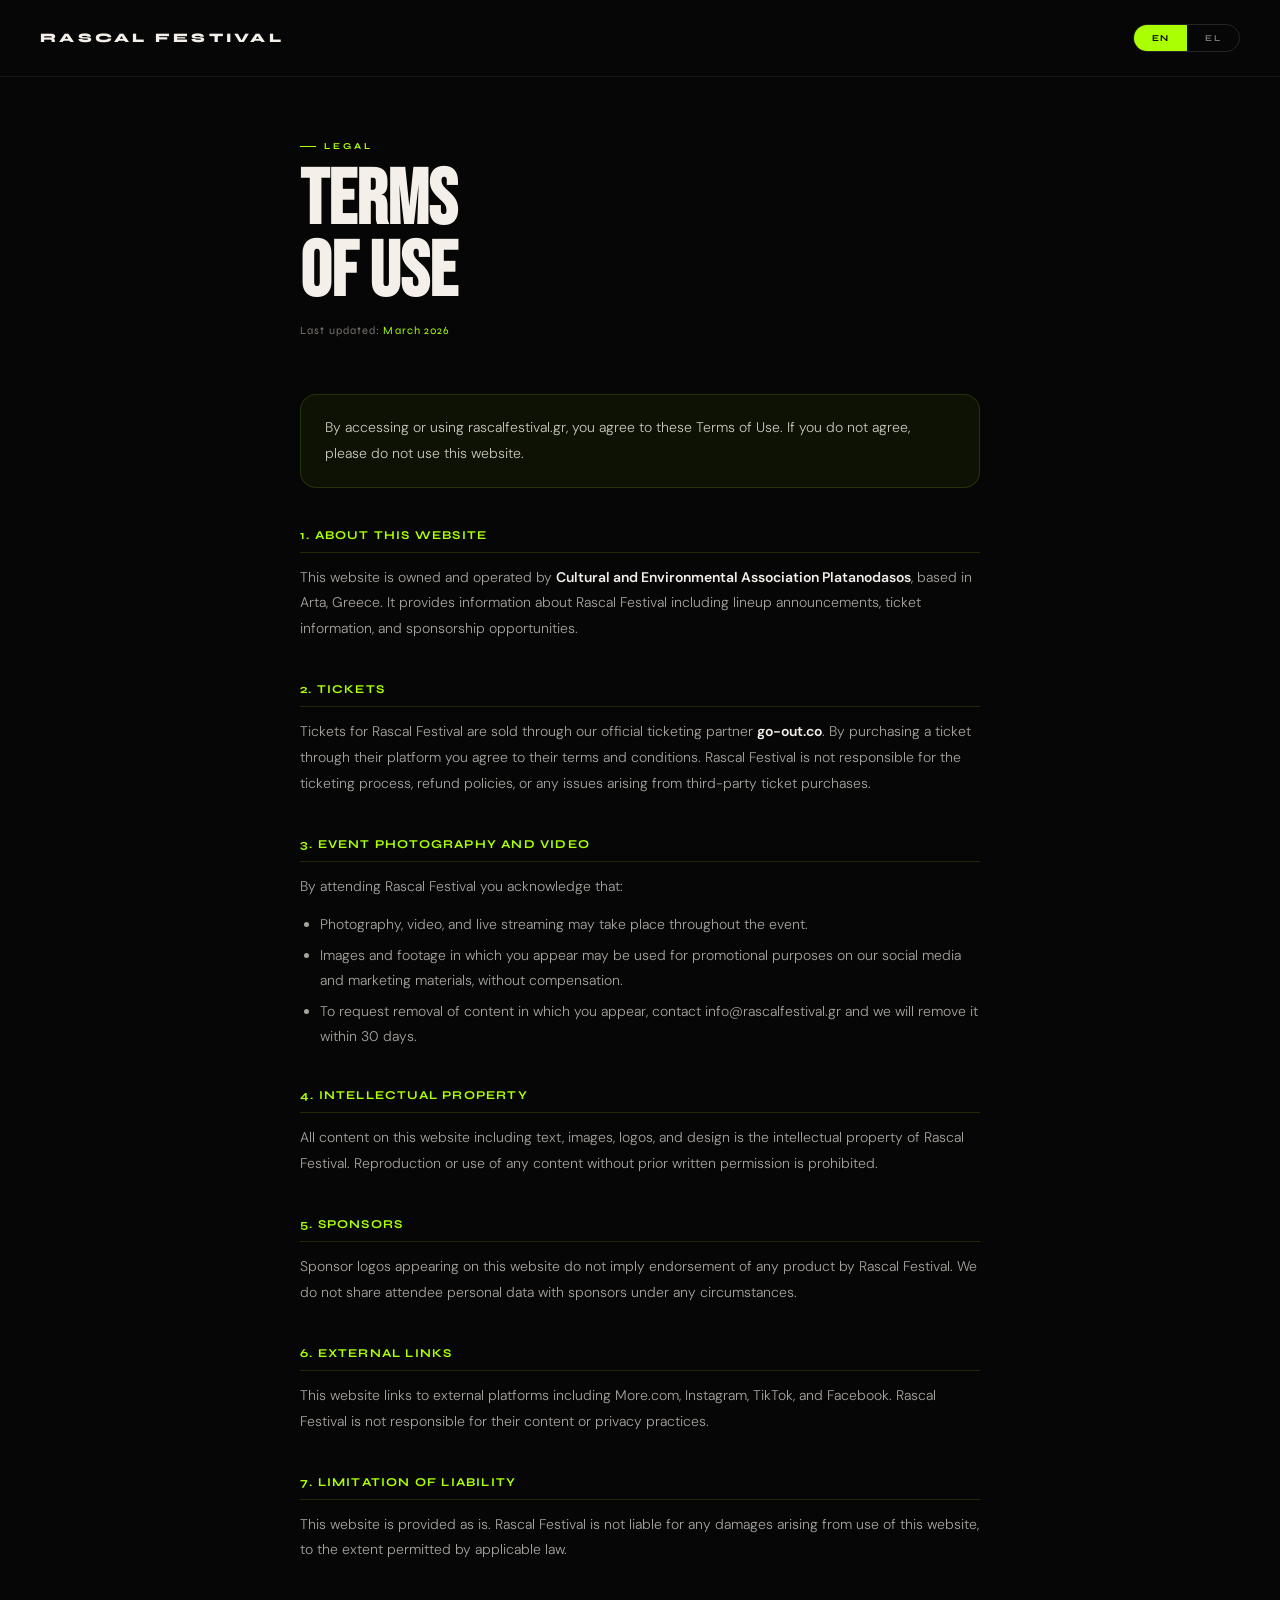
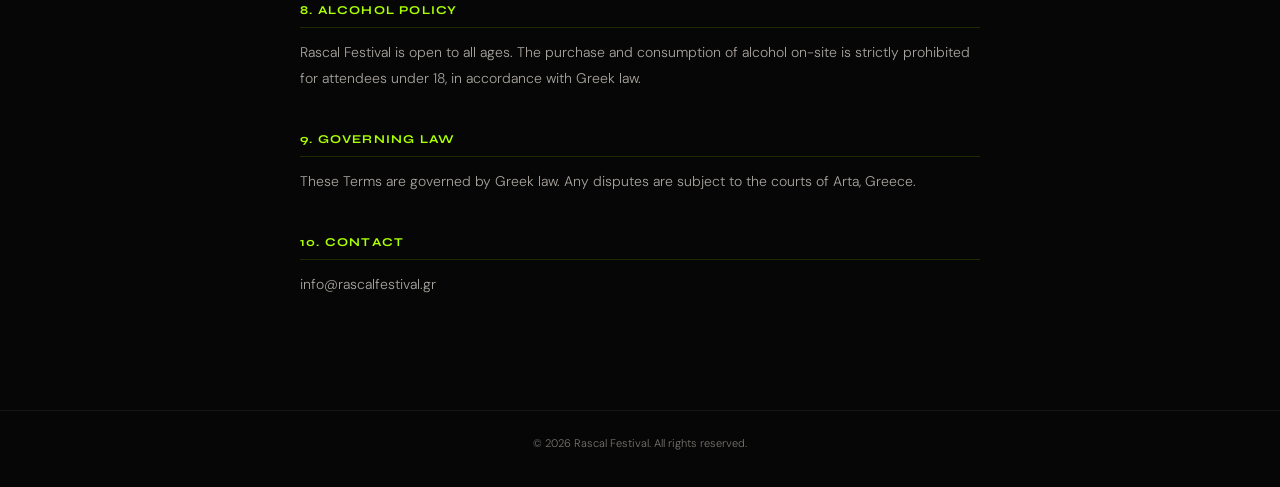
<file: terms.html>
<!DOCTYPE html>
<html lang="en">
<head>
<meta charset="UTF-8">
<meta name="viewport" content="width=device-width, initial-scale=1.0">
<meta name="color-scheme" content="dark">
<meta name="supported-color-schemes" content="dark">
<title>Terms of Use — Rascal Festival</title>
<link rel="preconnect" href="https://fonts.googleapis.com">
<link rel="preconnect" href="https://fonts.gstatic.com" crossorigin>
<link href="https://fonts.googleapis.com/css2?family=Bebas+Neue&family=Syne:wght@400;700;800&family=DM+Sans:opsz,wght@9..40,300;9..40,400&display=swap" rel="stylesheet">
<link rel="icon" type="image/png" href="assets/favicon.png">
<style>
*,*::before,*::after{box-sizing:border-box;margin:0;padding:0}
body{background:#060606!important;color:#F4EFE8!important;font-family:'DM Sans',sans-serif;min-height:100vh}
nav{display:flex;justify-content:space-between;align-items:center;padding:24px 40px;border-bottom:1px solid rgba(255,255,255,.06);flex-wrap:wrap;gap:12px;background:#060606}
.nlogo{font-family:'Syne',sans-serif;font-weight:800;font-size:13px;letter-spacing:.25em;text-transform:uppercase;color:#F4EFE8;text-decoration:none}
.lt{display:flex;border:1px solid rgba(255,255,255,.12);border-radius:16px;overflow:hidden}
.lb{font-family:'Syne',sans-serif;font-size:9px;font-weight:700;letter-spacing:.15em;text-transform:uppercase;padding:8px 18px;background:transparent;color:#7A7570;border:none;cursor:pointer;transition:all .2s}
.lb.on{background:#AAFF00;color:#060606}
.wrap{max-width:760px;margin:0 auto;padding:64px 40px 100px}
.lbl{font-family:'Syne',sans-serif;font-size:9px;font-weight:700;letter-spacing:.32em;text-transform:uppercase;color:#AAFF00;margin-bottom:14px;display:flex;align-items:center;gap:8px}
.lbl::before{content:'';width:16px;height:1px;background:#AAFF00;display:inline-block}
h1{font-family:'Bebas Neue',sans-serif;font-size:clamp(48px,6vw,80px);line-height:.94;margin-bottom:12px;color:#F4EFE8}
.dt{font-size:11px;font-weight:300;color:#7A7570;margin-bottom:52px;font-family:'Syne',sans-serif;letter-spacing:.1em}
.dt span{color:#AAFF00}
h2{font-family:'Syne',sans-serif;font-size:12px;font-weight:700;letter-spacing:.1em;text-transform:uppercase;color:#AAFF00;margin:40px 0 12px;padding-bottom:10px;border-bottom:1px solid rgba(170,255,0,.14)}
p{font-size:14px;font-weight:300;line-height:1.85;color:rgba(244,239,232,.68);margin-bottom:12px}
ul{margin:0 0 12px 20px;display:flex;flex-direction:column;gap:7px}
li{font-size:14px;font-weight:300;line-height:1.75;color:rgba(244,239,232,.68)}
a{color:#AAFF00;text-decoration:none}
a:hover{text-decoration:underline}
strong{color:#F4EFE8;font-weight:600}
.box{background:rgba(170,255,0,.05);border:1px solid rgba(170,255,0,.14);border-radius:16px;padding:20px 24px;margin:0 0 24px}
.box p{margin:0;color:rgba(244,239,232,.82)}
.sec{display:none}
.sec.on{display:block}
footer{border-top:1px solid rgba(255,255,255,.06);padding:22px 40px;text-align:center;background:#060606}
footer p{font-size:11px;color:#7A7570;font-weight:300}
@media(max-width:600px){nav,footer{padding:18px 20px}.wrap{padding:40px 20px 80px}}
</style>
</head>
<body>
<nav>
  <a href="/" class="nlogo">Rascal Festival</a>
  <div class="lt">
    <button class="lb on" id="ben" onclick="setLang('en')">EN</button>
    <button class="lb" id="bgr" onclick="setLang('gr')">EL</button>
  </div>
</nav>

<div class="sec on" id="sen">
<div class="wrap">
  <div class="lbl">Legal</div>
  <h1>TERMS<br>OF USE</h1>
  <p class="dt">Last updated: <span>March 2026</span></p>
  <div class="box"><p>By accessing or using rascalfestival.gr, you agree to these Terms of Use. If you do not agree, please do not use this website.</p></div>

  <h2>1. About This Website</h2>
  <p>This website is owned and operated by <strong>Cultural and Environmental Association Platanodasos</strong>, based in Arta, Greece. It provides information about Rascal Festival including lineup announcements, ticket information, and sponsorship opportunities.</p>

  <h2>2. Tickets</h2>
  <p>Tickets for Rascal Festival are sold through our official ticketing partner <strong>go-out.co</strong>. By purchasing a ticket through their platform you agree to their terms and conditions. Rascal Festival is not responsible for the ticketing process, refund policies, or any issues arising from third-party ticket purchases.</p>

  <h2>3. Event Photography and Video</h2>
  <p>By attending Rascal Festival you acknowledge that:</p>
  <ul>
    <li>Photography, video, and live streaming may take place throughout the event.</li>
    <li>Images and footage in which you appear may be used for promotional purposes on our social media and marketing materials, without compensation.</li>
    <li>To request removal of content in which you appear, contact info@rascalfestival.gr and we will remove it within 30 days.</li>
  </ul>

  <h2>4. Intellectual Property</h2>
  <p>All content on this website including text, images, logos, and design is the intellectual property of Rascal Festival. Reproduction or use of any content without prior written permission is prohibited.</p>

  <h2>5. Sponsors</h2>
  <p>Sponsor logos appearing on this website do not imply endorsement of any product by Rascal Festival. We do not share attendee personal data with sponsors under any circumstances.</p>

  <h2>6. External Links</h2>
  <p>This website links to external platforms including More.com, Instagram, TikTok, and Facebook. Rascal Festival is not responsible for their content or privacy practices.</p>

  <h2>7. Limitation of Liability</h2>
  <p>This website is provided as is. Rascal Festival is not liable for any damages arising from use of this website, to the extent permitted by applicable law.</p>

  <h2>8. Alcohol Policy</h2>
  <p>Rascal Festival is open to all ages. The purchase and consumption of alcohol on-site is strictly prohibited for attendees under 18, in accordance with Greek law.</p>

  <h2>9. Governing Law</h2>
  <p>These Terms are governed by Greek law. Any disputes are subject to the courts of Arta, Greece.</p>

  <h2>10. Contact</h2>
  <p>info@rascalfestival.gr</p>
</div>
</div>

<div class="sec" id="sgr">
<div class="wrap">
  <div class="lbl">Νομικά</div>
  <h1>ΟΡΟΙ<br>ΧΡΗΣΗΣ</h1>
  <p class="dt">Τελευταία ενημέρωση: <span>Μάρτιος 2026</span></p>
  <div class="box"><p>Με την πρόσβαση ή χρήση του rascalfestival.gr αποδέχεστε τους παρόντες Όρους Χρήσης. Εάν διαφωνείτε, παρακαλούμε να μην χρησιμοποιείτε αυτή την ιστοσελίδα.</p></div>

  <h2>1. Σχετικά με την Ιστοσελίδα</h2>
  <p>Η ιστοσελίδα ανήκει στον <strong>Πολιτιστικό και Περιβαλλοντικό Σύλλογο Πλατανόδασος</strong>, με έδρα την Άρτα, Ελλάδα. Παρέχει πληροφορίες για το Rascal Festival, συμπεριλαμβανομένων ανακοινώσεων lineup, εισιτηρίων και ευκαιριών χορηγίας.</p>

  <h2>2. Εισιτήρια</h2>
  <p>Τα εισιτήρια πωλούνται μέσω της επίσημης πλατφόρμας <strong>go-out.co</strong>. Με την αγορά εισιτηρίου αποδέχεστε τους δικούς τους όρους. Το Rascal Festival δεν φέρει ευθύνη για επιστροφές ή ζητήματα που προκύπτουν από αγορές μέσω τρίτων.</p>

  <h2>3. Φωτογραφία και Βίντεο</h2>
  <p>Με τη συμμετοχή σας στο Rascal Festival αναγνωρίζετε ότι:</p>
  <ul>
    <li>Φωτογράφιση και βιντεοσκόπηση πραγματοποιείται καθ' όλη τη διάρκεια της εκδήλωσης.</li>
    <li>Εικόνες και βίντεο ενδέχεται να χρησιμοποιηθούν για προωθητικούς σκοπούς στα κοινωνικά μας δίκτυα, χωρίς αποζημίωση.</li>
    <li>Για αφαίρεση περιεχομένου επικοινωνήστε στο info@rascalfestival.gr και θα το αφαιρέσουμε εντός 30 ημερών.</li>
  </ul>

  <h2>4. Πνευματική Ιδιοκτησία</h2>
  <p>Όλο το περιεχόμενο της ιστοσελίδας αποτελεί πνευματική ιδιοκτησία του Rascal Festival. Απαγορεύεται η αναπαραγωγή χωρίς γραπτή άδεια.</p>

  <h2>5. Χορηγοί</h2>
  <p>Τα λογότυπα χορηγών δεν συνεπάγονται έγκριση προϊόντων από το Rascal Festival. Δεν κοινοποιούμε δεδομένα επισκεπτών σε χορηγούς υπό οποιεσδήποτε συνθήκες.</p>

  <h2>6. Εξωτερικοί Σύνδεσμοι</h2>
  <p>Η ιστοσελίδα συνδέεται με εξωτερικές πλατφόρμες. Το Rascal Festival δεν φέρει ευθύνη για το περιεχόμενο ή τις πολιτικές τους.</p>

  <h2>7. Περιορισμός Ευθύνης</h2>
  <p>Η ιστοσελίδα παρέχεται ως έχει. Το Rascal Festival δεν φέρει ευθύνη για ζημίες από τη χρήση της, στο βαθμό που επιτρέπεται από το νόμο.</p>

  <h2>8. Πολιτική Αλκοόλ</h2>
  <p>Το Rascal Festival είναι ανοιχτό για όλες τις ηλικίες. Η κατανάλωση αλκοόλ απαγορεύεται αυστηρά για κάτω των 18 ετών, σύμφωνα με την ελληνική νομοθεσία.</p>

  <h2>9. Εφαρμοστέο Δίκαιο</h2>
  <p>Οι παρόντες Όροι διέπονται από το ελληνικό δίκαιο. Αρμόδια δικαστήρια: Άρτα, Ελλάδα.</p>

  <h2>10. Επικοινωνία</h2>
  <p>info@rascalfestival.gr</p>
</div>
</div>

<footer><p>&#169; 2026 Rascal Festival. All rights reserved.</p></footer>
<script>
function setLang(l){
  document.getElementById('sen').className='sec'+(l==='en'?' on':'');
  document.getElementById('sgr').className='sec'+(l==='gr'?' on':'');
  document.getElementById('ben').className='lb'+(l==='en'?' on':'');
  document.getElementById('bgr').className='lb'+(l==='gr'?' on':'');
}
</script>
</body>
</html>
</file>
<file: style.css>
/* ============================================
   RASCAL FESTIVAL — style.css
   ============================================ */

:root {
  --black: #060606;
  --green: #AAFF00;
  --gdim: rgba(170,255,0,.09);
  --white: #F4EFE8;
  --grey: #7A7570;
  --bebas: 'Bebas Neue', sans-serif;
  --syne: 'Syne', sans-serif;
  --dm: 'DM Sans', sans-serif;
  --r: 16px;
}

*, *::before, *::after { box-sizing: border-box; margin: 0; padding: 0; }
html { scroll-behavior: smooth; }
body { background: #060606; color: #F4EFE8; font-family: 'DM Sans', sans-serif; overflow-x: hidden; }

body::after {
  content: '';
  position: fixed;
  inset: 0;
  opacity: .022;
  pointer-events: none;
  z-index: 998;
  background-image: url("data:image/svg+xml,%3Csvg viewBox='0 0 200 200' xmlns='http://www.w3.org/2000/svg'%3E%3Cfilter id='n'%3E%3CfeTurbulence type='fractalNoise' baseFrequency='0.85' numOctaves='4' stitchTiles='stitch'/%3E%3C/filter%3E%3Crect width='100%25' height='100%25' filter='url(%23n)'/%3E%3C/svg%3E");
}

/* NAV */
nav {
  position: fixed; top: 0; left: 0; right: 0;
  z-index: 500;
  display: flex; justify-content: center; align-items: center;
  padding: 26px 40px;
  transition: all .35s;
}
nav.s {
  background: rgba(6,6,6,.96);
  backdrop-filter: blur(14px);
  border-bottom: 1px solid rgba(255,255,255,.05);
  padding: 18px 40px;
}
.nlogo {
  font-family: 'Syne', sans-serif; font-weight: 800; font-size: 13px;
  letter-spacing: .25em; text-transform: uppercase;
  color: #F4EFE8; text-decoration: none;
}

/* HERO */
.hero {
  min-height: 100vh; position: relative; overflow: hidden;
  display: flex; flex-direction: column;
  justify-content: flex-end; align-items: center;
  padding: 0 24px 80px;
}
#lc1 { position: absolute; inset: 0; z-index: 1; width: 100%; height: 100%; }
.hbg {
  position: absolute; inset: 0; z-index: 0;
  background: radial-gradient(ellipse 70% 60% at 50% 30%, rgba(170,255,0,.08) 0%, transparent 65%);
}
.hgrid {
  position: absolute; inset: 0; z-index: 0;
  background-image: linear-gradient(rgba(170,255,0,.04) 1px, transparent 1px), linear-gradient(90deg, rgba(170,255,0,.04) 1px, transparent 1px);
  background-size: 70px 70px;
  mask-image: linear-gradient(to bottom, transparent 0%, rgba(0,0,0,.3) 50%, transparent 100%);
}
.hcontent { position: relative; z-index: 3; text-align: center; width: 100%; max-width: 700px; }
.htitle {
  font-family: 'Bebas Neue', sans-serif;
  font-size: clamp(52px, 10vw, 140px);
  line-height: .93; margin-bottom: 32px;
  animation: fu .8s ease .2s both;
}
.htitle .solid { color: #F4EFE8; }
.htitle .acc   { color: #AAFF00; }
.hctas { animation: fu .8s ease .4s both; display: flex; gap: 12px; justify-content: center; flex-wrap: wrap; }
.btn-g {
  font-family: 'Syne', sans-serif; font-size: 11px; font-weight: 700;
  letter-spacing: .14em; text-transform: uppercase;
  padding: 16px 44px; background: #AAFF00; color: #060606;
  border: none; cursor: pointer;
  display: inline-block; transition: opacity .25s; border-radius: 16px;
}
.btn-g:hover { opacity: .85; }
.btn-ghost {
  font-family: 'Syne', sans-serif; font-size: 11px; font-weight: 700;
  letter-spacing: .14em; text-transform: uppercase;
  padding: 16px 44px; background: transparent; color: #AAFF00;
  border: 2px solid #AAFF00; cursor: pointer;
  display: inline-block; transition: all .25s; border-radius: 16px;
}
.btn-ghost:hover { background: rgba(170,255,0,.1); }
.btn-o {
  font-family: 'Syne', sans-serif; font-size: 11px; font-weight: 700;
  letter-spacing: .14em; text-transform: uppercase;
  padding: 16px 44px; background: transparent; color: #F4EFE8;
  border: 1px solid rgba(244,239,232,.35); cursor: pointer;
  display: inline-block; transition: all .25s; border-radius: 16px;
}
.btn-o:hover { border-color: #AAFF00; color: #AAFF00; }
@keyframes fu { from { opacity: 0; transform: translateY(24px); } to { opacity: 1; transform: translateY(0); } }

/* MARQUEE */
.mqw {
  overflow: hidden;
  border-top: 1px solid rgba(170,255,0,.13);
  border-bottom: 1px solid rgba(170,255,0,.13);
  padding: 13px 0; background: rgba(170,255,0,.03);
}
.mqt { display: flex; white-space: nowrap; width: max-content; animation: mq 25s linear infinite; }
.mqt span { font-family: 'Bebas Neue', sans-serif; font-size: 17px; letter-spacing: .18em; padding: 0 20px; }
.mqt .sep  { color: #AAFF00; padding: 0 6px; }
@keyframes mq { 0% { transform: translateX(0); } 100% { transform: translateX(-50%); } }

/* SHARED */
.sec { padding: 80px 40px; text-align: center; }
.sl {
  font-family: 'Syne', sans-serif; font-size: 9px; font-weight: 700;
  letter-spacing: .32em; text-transform: uppercase; color: #AAFF00;
  margin-bottom: 12px; display: flex; align-items: center; justify-content: center; gap: 8px;
}
.sl::before, .sl::after { content: ''; width: 16px; height: 1px; background: #AAFF00; display: inline-block; }
.sh { font-family: 'Bebas Neue', sans-serif; font-size: clamp(36px, 5.5vw, 70px); line-height: .94; margin-bottom: 36px; }
.divider { border: none; border-top: 1px solid rgba(255,255,255,.05); margin: 0; }

/* EXPERIENCE */
.expg { display: flex; justify-content: center; gap: 10px; flex-wrap: wrap; }
.ec {
  padding: 22px 20px; background: transparent;
  border: 1px solid rgba(170,255,0,.18); border-radius: 16px;
  width: 165px; text-align: left; transition: all .3s;
}
.ec:hover { background: rgba(170,255,0,.09); border-color: #AAFF00; }
.ec h3 { font-family: 'Syne', sans-serif; font-size: 11px; font-weight: 700; margin-bottom: 6px; color: #AAFF00; }
.ec p  { font-size: 11px; font-weight: 300; line-height: 1.6; color: #7A7570; }

/* ABOUT */
.about-inner { max-width: 600px; margin: 0 auto; }
.about-inner > p { font-size: 15px; font-weight: 300; line-height: 1.85; color: rgba(244,239,232,.54); margin-bottom: 44px; }
.stats-row { display: flex; justify-content: center; gap: 10px; flex-wrap: wrap; }
.stat {
  padding: 14px 18px; background: transparent;
  border: 1px solid rgba(170,255,0,.22); border-radius: 16px;
  flex: 1; min-width: 100px; max-width: 140px;
  transition: all .3s; display: flex; flex-direction: column; align-items: center;
}
.stat:hover { background: rgba(170,255,0,.09); border-color: #AAFF00; }
.stat .n   { font-family: 'Bebas Neue', sans-serif; font-size: 38px; color: #AAFF00; line-height: 1; }
.stat .inf { font-family: Arial, Helvetica, sans-serif; font-size: 36px; color: #AAFF00; line-height: 1; }
.stat .l   { font-family: 'Syne', sans-serif; font-size: 7px; font-weight: 700; letter-spacing: .12em; text-transform: uppercase; color: #7A7570; margin-top: 3px; }

/* TICKETS */
.tcard {
  max-width: 400px; margin: 0 auto; padding: 32px 28px;
  border: 1px solid rgba(170,255,0,.2); border-radius: 16px;
  text-align: left; background: rgba(170,255,0,.03); position: relative; overflow: hidden;
}
.tcard::before { content: ''; position: absolute; top: 0; left: 0; right: 0; height: 2px; background: #AAFF00; border-radius: 16px 16px 0 0; }
.tcard-label { font-family: 'Syne', sans-serif; font-size: 8px; font-weight: 700; letter-spacing: .25em; text-transform: uppercase; color: #AAFF00; margin-bottom: 10px; display: block; }
.tcard-name  { font-family: 'Bebas Neue', sans-serif; font-size: 32px; line-height: 1; margin-bottom: 8px; }
.tcard-desc  { font-size: 12px; font-weight: 300; color: #7A7570; line-height: 1.65; margin-bottom: 20px; }
.tcard-btn {
  display: block; width: 100%; font-family: 'Syne', sans-serif; font-size: 10px; font-weight: 700;
  letter-spacing: .13em; text-transform: uppercase; padding: 13px 16px;
  background: #AAFF00; color: #060606; border: none; cursor: pointer;
  text-align: center; border-radius: 12px; transition: opacity .25s;
}
.tcard-btn:hover { opacity: .85; }

/* CONTACT */
.contact-sec {
  position: relative; overflow: hidden; padding: 100px 40px;
  text-align: center; min-height: 480px;
  display: flex; align-items: center; justify-content: center;
}
#lc2 { position: absolute; inset: 0; z-index: 0; width: 100%; height: 100%; }
.contact-inner { position: relative; z-index: 2; width: 100%; }
.contact-sub { font-size: 13px; font-weight: 300; color: rgba(244,239,232,.5); max-width: 440px; margin: 0 auto 40px; line-height: 1.8; }
.cgrid { display: flex; justify-content: center; gap: 10px; flex-wrap: wrap; }
.ccard {
  padding: 28px 22px; background: rgba(6,6,6,.75);
  border: 1px solid rgba(255,255,255,.1);
  backdrop-filter: blur(16px); -webkit-backdrop-filter: blur(16px);
  transition: all .35s; color: #F4EFE8;
  display: block; border-radius: 16px; width: 210px; text-align: left;
}
.ccard:hover { background: rgba(10,10,10,.88); border-color: rgba(170,255,0,.35); }
.ctag  { font-family: 'Syne', sans-serif; font-size: 7px; font-weight: 700; letter-spacing: .25em; text-transform: uppercase; color: #AAFF00; margin-bottom: 10px; display: block; }
.ccard h3 { font-family: 'Bebas Neue', sans-serif; font-size: 22px; letter-spacing: .03em; margin-bottom: 7px; }
.ccard p  { font-size: 11px; font-weight: 300; color: #7A7570; line-height: 1.65; margin-bottom: 16px; }
.clink {
  font-family: 'Syne', sans-serif; font-size: 8px; font-weight: 700;
  letter-spacing: .14em; text-transform: uppercase; color: #F4EFE8;
  display: flex; align-items: center; gap: 5px; transition: color .2s;
}
.ccard:hover .clink { color: #AAFF00; }
.clink::after { content: '→'; transition: transform .2s; }
.ccard:hover .clink::after { transform: translateX(3px); }

/* LINEUP */
.lineup-sub { font-size: 13px; font-weight: 300; color: rgba(244,239,232,.46); max-width: 400px; margin: 0 auto 28px; line-height: 1.75; }
.soc-links { display: flex; gap: 10px; justify-content: center; flex-wrap: wrap; }
.soc-link {
  padding: 10px 18px; border: 1px solid rgba(255,255,255,.08);
  text-decoration: none; color: #F4EFE8;
  font-family: 'Syne', sans-serif; font-size: 9px; font-weight: 700;
  letter-spacing: .15em; text-transform: uppercase;
  transition: all .3s; border-radius: 16px;
}
.soc-link:hover { border-color: #AAFF00; color: #AAFF00; }

/* FAQ */
.faq-inner { max-width: 640px; margin: 0 auto; text-align: left; }
.faq-item  { border-bottom: 1px solid rgba(255,255,255,.06); }
.faq-q {
  width: 100%; background: none; border: none; color: #F4EFE8;
  text-align: left; padding: 18px 0;
  display: flex; justify-content: space-between; align-items: center; gap: 16px;
  transition: color .2s; cursor: pointer;
}
.faq-q:hover { color: #AAFF00; }
.faq-q span  { font-family: 'Syne', sans-serif; font-size: 13px; font-weight: 700; line-height: 1.4; }
.faq-icon    { font-family: 'Bebas Neue', sans-serif; font-size: 20px; color: #AAFF00; flex-shrink: 0; transition: transform .3s; line-height: 1; }
.faq-a { font-size: 13px; font-weight: 300; color: #7A7570; line-height: 1.8; max-height: 0; overflow: hidden; transition: max-height .4s ease, padding .4s ease; }
.faq-item.open .faq-a    { max-height: 200px; padding-bottom: 18px; }
.faq-item.open .faq-icon { transform: rotate(45deg); }

/* NEWSLETTER */
.nl-inner    { max-width: 380px; margin: 0 auto; }
.nl-inner > p { font-size: 13px; font-weight: 300; color: rgba(244,239,232,.46); line-height: 1.8; margin-bottom: 24px; }
.nl-note     { font-size: 10px; font-weight: 300; color: #7A7570; line-height: 1.65; text-align: center; margin-top: 12px; }
.nl-note a   { color: #AAFF00; text-decoration: none; }
.nl-note a:hover { text-decoration: underline; }

/* MAILERLITE */
#mlb2-38785087.ml-form-embedContainer { width: 100% !important; max-width: 380px !important; margin: 0 auto !important; }
#mlb2-38785087.ml-form-embedContainer .ml-form-embedWrapper { background-color: transparent !important; border: none !important; }
#mlb2-38785087.ml-form-embedContainer .ml-form-embedWrapper.embedForm { max-width: 100% !important; width: 100% !important; }
#mlb2-38785087.ml-form-embedContainer .ml-form-embedWrapper .ml-form-embedBody { padding: 0 !important; }
#mlb2-38785087.ml-form-embedContainer .ml-form-embedWrapper .ml-form-embedBody .ml-form-embedContent { display: none !important; }
#mlb2-38785087.ml-form-embedContainer .ml-form-embedWrapper .ml-form-embedBody .ml-form-fieldRow { margin-bottom: 8px !important; width: 100% !important; float: none !important; display: block !important; }
#mlb2-38785087.ml-form-embedContainer .ml-form-embedWrapper .ml-form-embedBody .ml-form-formContent { width: 100% !important; margin: 0 !important; }
#mlb2-38785087.ml-form-embedContainer .ml-form-embedWrapper .ml-form-embedBody .ml-form-fieldRow .ml-field-group { width: 100% !important; display: block !important; }
#mlb2-38785087.ml-form-embedContainer .ml-form-embedWrapper .ml-form-embedBody .ml-form-fieldRow input { background-color: rgba(255,255,255,.04) !important; color: #F4EFE8 !important; border-color: rgba(255,255,255,.12) !important; border-radius: 16px !important; font-family: 'DM Sans', sans-serif !important; font-size: 13px !important; padding: 13px 16px !important; width: 100% !important; max-width: 100% !important; box-sizing: border-box !important; display: block !important; }
#mlb2-38785087.ml-form-embedContainer .ml-form-embedWrapper .ml-form-embedBody .ml-form-fieldRow input::placeholder { color: #7A7570 !important; }
#mlb2-38785087.ml-form-embedContainer .ml-form-embedWrapper .ml-form-embedBody .ml-form-fieldRow input:focus { border-color: rgba(170,255,0,.4) !important; outline: none !important; }
#mlb2-38785087.ml-form-embedContainer .ml-form-embedWrapper .ml-form-embedBody .ml-form-embedSubmit { margin: 8px 0 0 0 !important; float: none !important; width: 100% !important; display: block !important; }
#mlb2-38785087.ml-form-embedContainer .ml-form-embedWrapper .ml-form-embedBody .ml-form-embedSubmit button.primary { background-color: #AAFF00 !important; border: none !important; border-radius: 16px !important; color: #060606 !important; font-family: 'Syne', sans-serif !important; font-size: 11px !important; font-weight: 700 !important; letter-spacing: .14em !important; text-transform: uppercase !important; padding: 13px 16px !important; width: 100% !important; box-sizing: border-box !important; }
#mlb2-38785087.ml-form-embedContainer .ml-form-embedWrapper .ml-form-embedBody .ml-form-embedSubmit button.primary:hover { background-color: #99ee00 !important; }
#mlb2-38785087.ml-form-embedContainer .ml-form-embedWrapper .ml-form-successBody .ml-form-successContent h4 { color: #AAFF00 !important; font-family: 'Bebas Neue', sans-serif !important; font-size: 32px !important; text-align: center !important; }
#mlb2-38785087.ml-form-embedContainer .ml-form-embedWrapper .ml-form-successBody .ml-form-successContent p  { color: #7A7570 !important; text-align: center !important; }

/* FOOTER */
footer { border-top: 1px solid rgba(255,255,255,.06); }
.foot-top { padding: 44px 40px 32px; display: flex; justify-content: space-between; align-items: flex-start; gap: 32px; flex-wrap: wrap; }
.foot-logo { font-family: 'Bebas Neue', sans-serif; font-size: 18px; letter-spacing: .15em; color: #F4EFE8; margin-bottom: 6px; display: block; }
.foot-tag  { font-size: 11px; font-weight: 300; color: #7A7570; line-height: 1.6; max-width: 190px; }
.fcol h4   { font-family: 'Syne', sans-serif; font-size: 9px; font-weight: 700; letter-spacing: .2em; text-transform: uppercase; color: #F4EFE8; margin-bottom: 14px; }
.fcol ul   { list-style: none; display: flex; flex-direction: column; gap: 9px; }
.fcol ul li a { font-size: 12px; font-weight: 300; color: #7A7570; text-decoration: none; transition: color .2s; }
.fcol ul li a:hover { color: #F4EFE8; }
.foot-bot { padding: 14px 40px; border-top: 1px solid rgba(255,255,255,.05); text-align: center; }
.foot-bot p { font-size: 10px; color: #7A7570; font-weight: 300; }

/* DISABLED LINKS */
.fdead { font-size: 12px; font-weight: 300; color: #7A7570; cursor: default; opacity: .5; }

/* RESPONSIVE */
@media (max-width: 768px) {
  .hero { justify-content: center; padding: 100px 24px 40px; }
  .sec, .contact-sec { padding: 60px 20px; }
  .expg, .stats-row, .cgrid, .soc-links { gap: 8px; }
  .ec   { width: calc(50% - 4px); }
  .stat { min-width: calc(50% - 4px); }
  .tcard { max-width: 100%; }
  .ccard { width: 100%; max-width: 100%; }
  .foot-top { flex-direction: column; gap: 24px; padding: 32px 20px 24px; }
  .foot-bot { padding: 12px 20px; }
}
</file>
